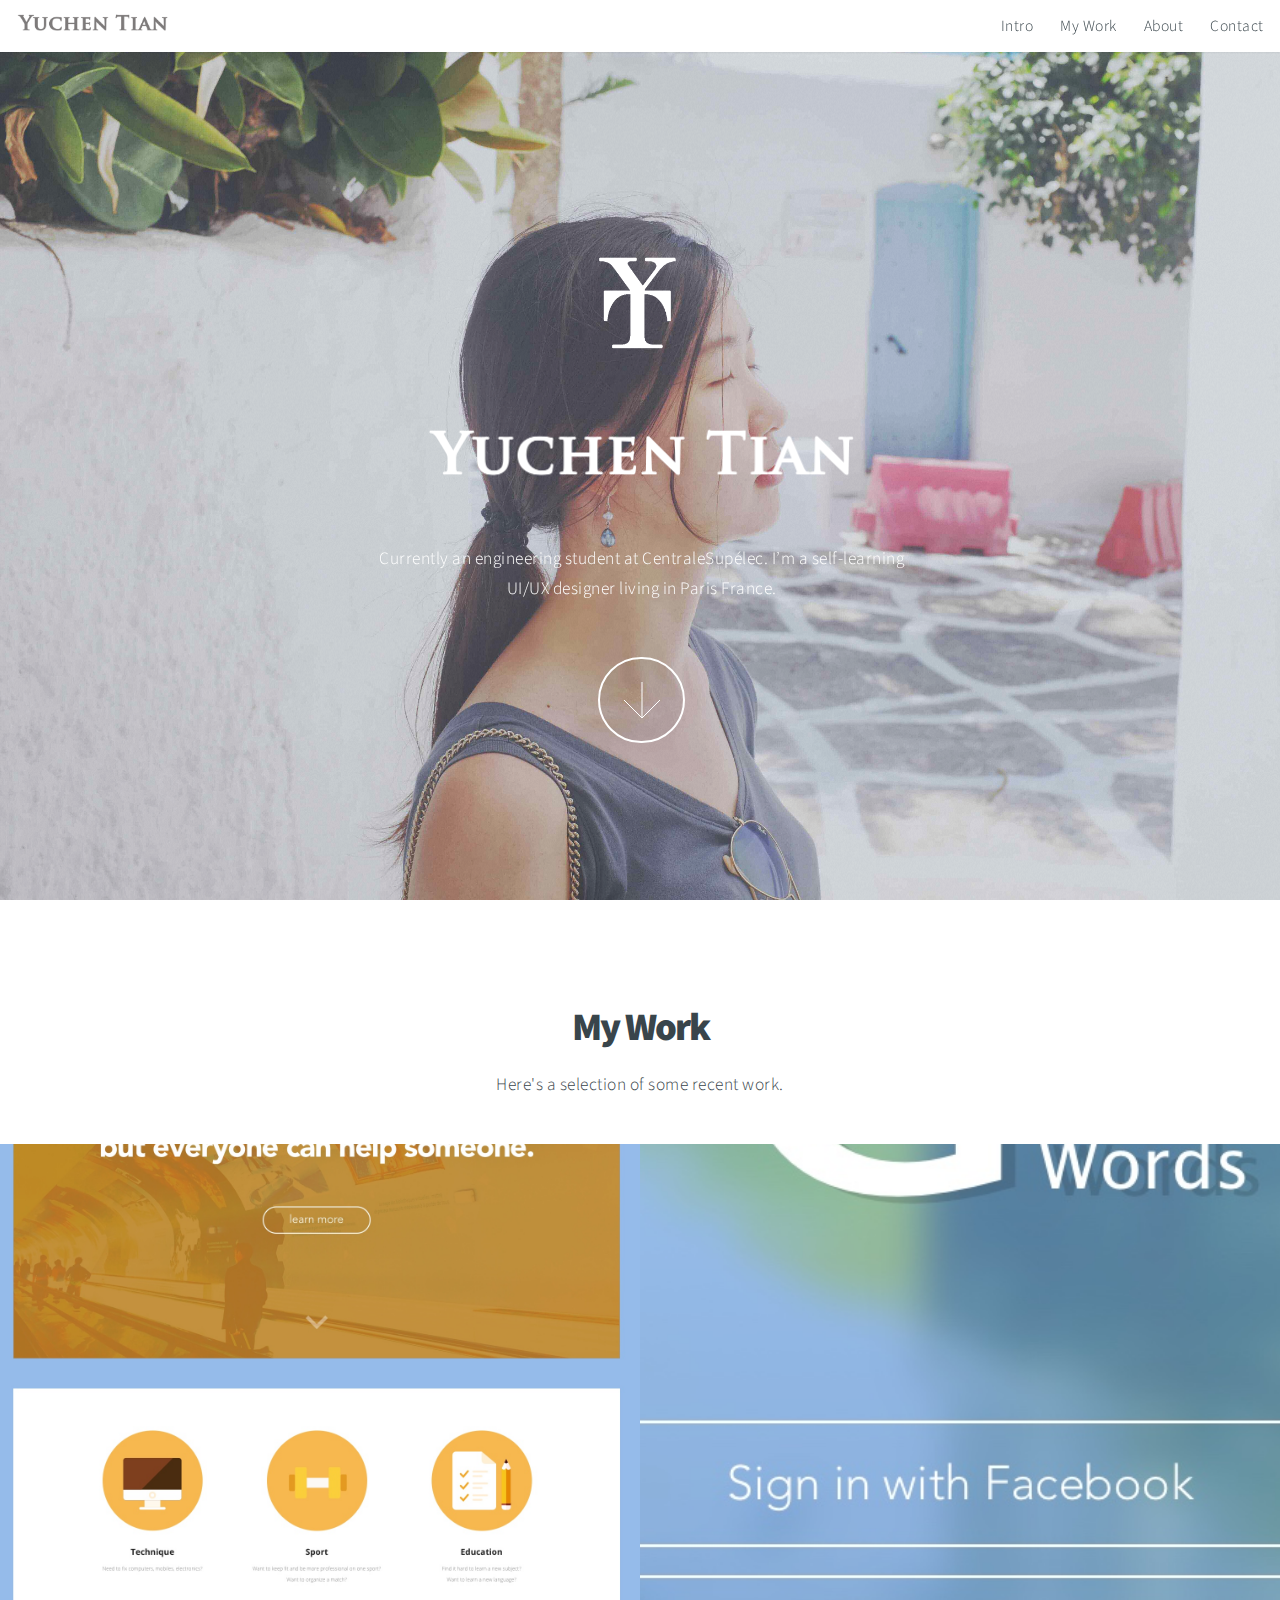
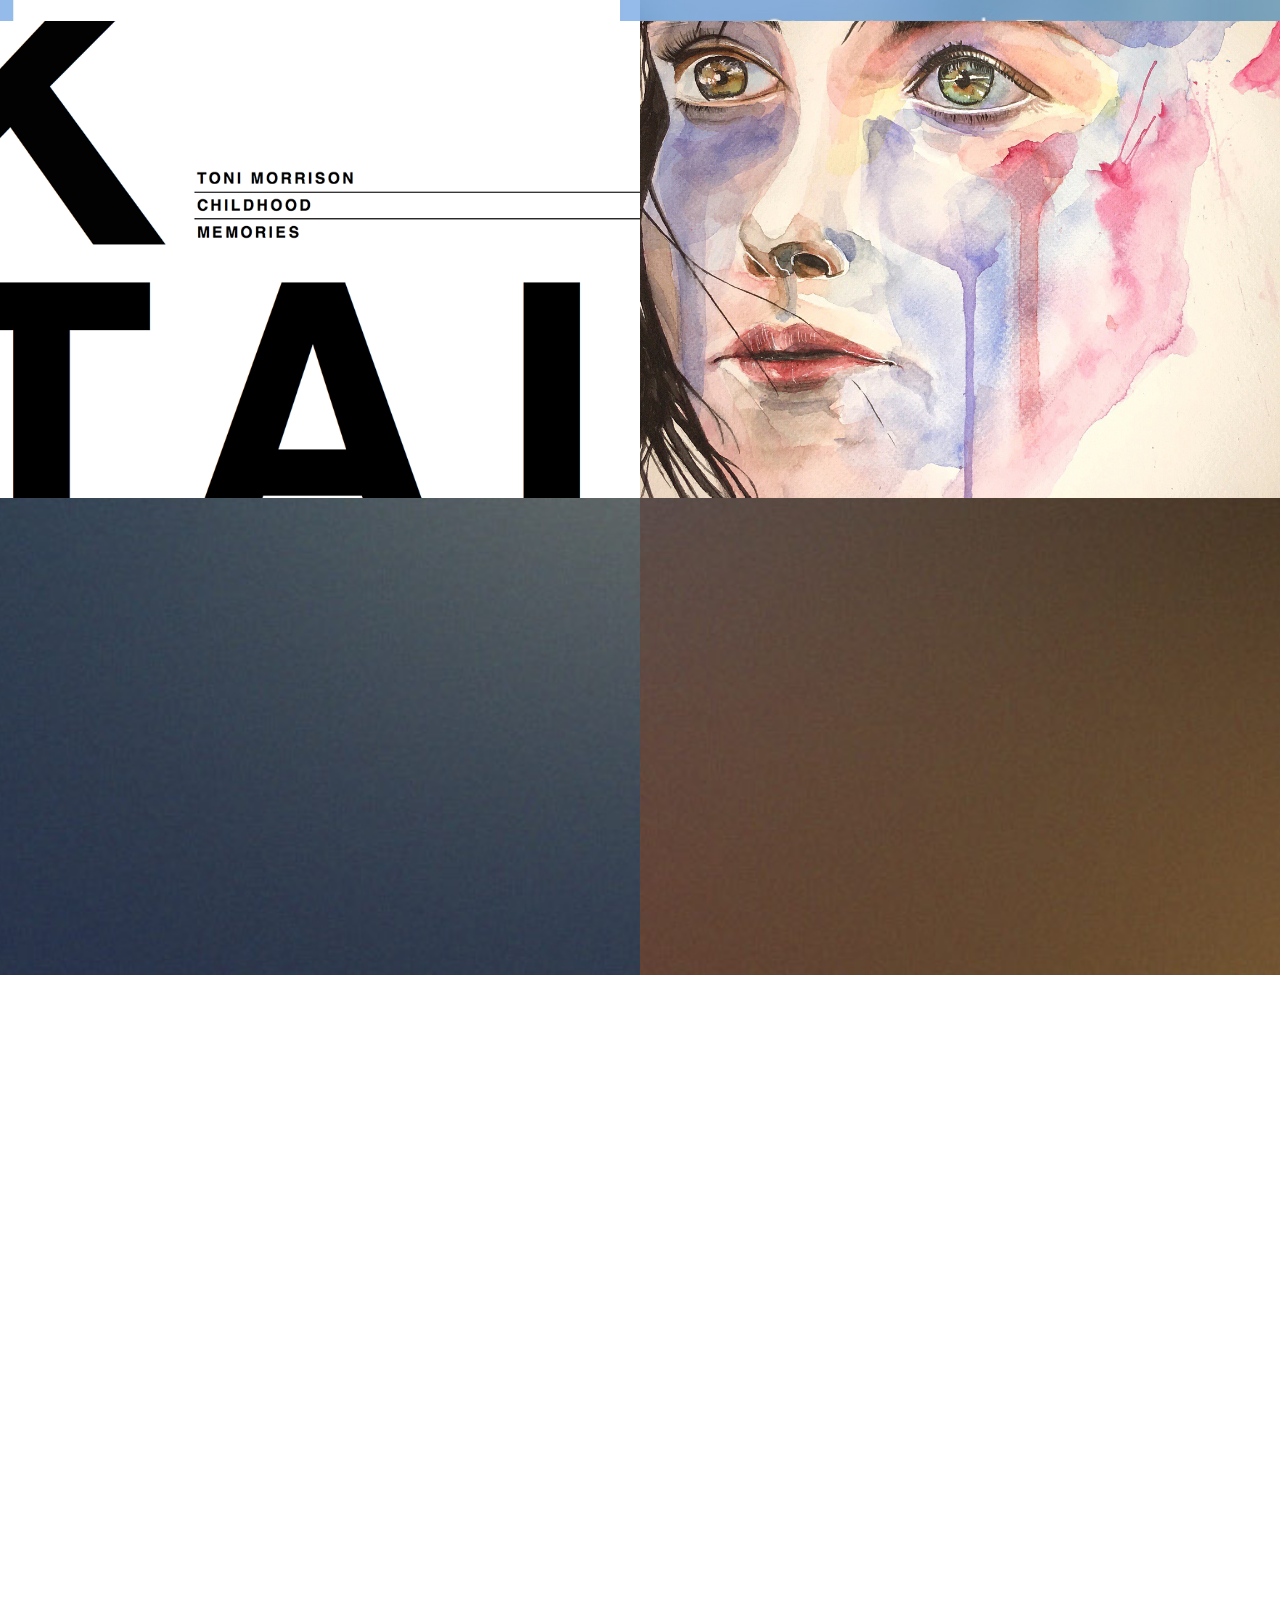
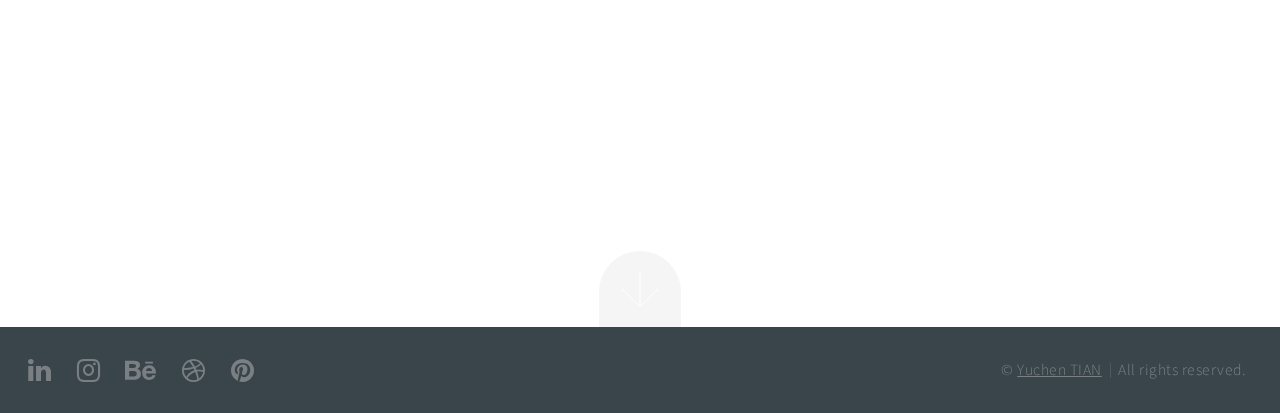
<file: index.html>
<!DOCTYPE HTML>
<!--
	Version 1 created on 4th August 2016
-->
<html>
	<head>
		<title>Yuchen Tian</title>
		<meta charset="utf-8" />
		<meta name="viewport" content="width=device-width, initial-scale=1" />
		<!--[if lte IE 8]><script src="assets/js/ie/html5shiv.js"></script><![endif]-->
		<link rel="stylesheet" href="assets/css/main.css" />
		<!--[if lte IE 8]><link rel="stylesheet" href="assets/css/ie8.css" /><![endif]-->
		<!--[if lte IE 9]><link rel="stylesheet" href="assets/css/ie9.css" /><![endif]-->
	</head>
	<body>

		<!-- Header -->
			<header id="header">
			
				<!-- Logo -->
				<h1 id="logo"><img src="images/logos/Yuchen_grey.jpg" alt="" style="width:12%"/></h1>

				<!-- Nav -->
					<nav id="nav">
					
						<ul>
							<li><a href="#intro">Intro</a></li>
							<!-- <li><a href="#two">Who I Am</a></li> -->
							<li><a href="#work">My Work</a></li>
							<li><a href="#one">About</a></li>
							<li><a href="#contact">Contact</a></li>
						</ul>
					</nav>

			</header>

		<!-- Intro -->
			<section id="intro" class="main style1 dark fullscreen">
				<div class="content container 75%">
					<!-- Logo -->	
					<img src="images/logos/YT.jpg" alt="" style="width:30%"/> <br>
					<header>
					<img src="images/logos/Yuchen.jpg" alt="" style="width:60%"/>
					</header>
					<p>Currently an engineering student at CentraleSupélec. 
					I’m a self-learning <br> UI/UX designer living in Paris France.</p>
					<footer>
						<a href="#work" class="button style2 down firstpage">More</a> 
						<!-- <a href="#one" class="more scrolly" >More</a> -->	
					</footer>					
				</div>
			</section>

		<!-- Two -->
		<!--	<section id="two" class="main style2 left dark fullscreen">
				<div class="content box style2">
					<header>
						<h2>Who I Am</h2>
					</header>
					<p>I'm a Chinese girl studying and working in France now. </br>
					I love painting since I were little. I always have a passion for web design and love to create for web and mobile devices.
					</p>
				</div>
				<a href="#work" class="button style2 down anchored">Next</a>
			</section>
		-->
		
		<!-- Work -->
			<section id="work" class="main style3 primary">
				<div class="content container">
					<header>
						<h2>My Work</h2>
						<p>Here's a selection of some recent work. </p>
					</header>
				</div>
		
				<div id="port">
					<!-- Portfolio -->
							<section id="portfolio" class="tiles">
								<article>
									<span class="image">
										<img src="images/pic01.jpg" alt="" />
									</span>
									<header class="major">
										<h3><a href="watu.html" class="link">Watu</a></h3>
										<p>Web Design</p>
									</header>
								</article>
								<article>
									<span class="image">
										<img src="images/pic02.jpg" alt="" />
									</span>
									<header class="major">
										<h3><a href="gwords.html" class="link">GWords</a></h3>
										<p>App Design</p>
									</header>
								</article>
								<article>
									<span class="image">
										<img src="images/pic03.jpg" alt="" />
									</span>
									<header class="major">
										<h3><a href="tvposter.html" class="link">TV Poster</a></h3>
										<p>Graphic Design</p>
									</header>
								</article>
								<article>
									<span class="image">
										<img src="images/pic04.jpg" alt="" />
									</span>
									<header class="major">
										<h3><a href="painting.html" class="link">She</a></h3>
										<p>Aquarelle Paiting</p>
									</header>
								</article>
								<article>
									<span class="image">
										<img src="images/pic05.jpg" alt="" />
									</span>
									<header class="major">
										<h3><a href="landing.html" class="link">Tu</a></h3>
										<p> </p>
									</header>
								</article>
								<article>
									<span class="image">
										<img src="images/pic06.jpg" alt="" />
									</span>
									<header class="major">
										<h3><a href="landing.html" class="link">Yu</a></h3>
										<p> </p>
									</header>
								</article>
							</section>
				</div>
			</section>	
	 		
	 		<!-- About -->
			<section id="one" class="main style2 right dark fullscreen">
				<div class="content box style2">
					<header>
						<h2>What I Do</h2>
					</header>
					<p> <strong>Design what you want.</strong></br>
					I like to keep it simple. My goals are to focus on typography, content and conveying the message that you want to send. </br>
					<strong>Develop what you need.</strong></br>
					I'm a developer, so I know how to create your website to run across devices using the latest technologies available.
					</p>
				</div>
				<a href="#work" class="button style2 down anchored">Next</a>
			</section>
	
		<!-- Contact -->
			<!-- 	
				<section id="contact" class="main style3 secondary">
				<div class="content container">
					<header>
						<h2>Say Hey.</h2>
						<p>If you have a project that you want to get started, think you need my help</br> 
						with something or just fancy saying hey, then get in touch.</p>
					</header>
					<div class="box container 75%">
			-->
					<!-- Contact Form -->
					<!--
							<form method="post" action="#">
								<div class="row 50%">
									<div class="6u 12u(mobile)"><input type="text" name="name" placeholder="Name" /></div>
									<div class="6u 12u(mobile)"><input type="email" name="email" placeholder="Email" /></div>
								</div>
								<div class="row 50%">
									<div class="12u"><textarea name="message" placeholder="Message" rows="6"></textarea></div>
								</div>
								<div class="row">
									<div class="12u">
										<ul class="actions">
											<li><input type="submit" value="Send Message" /></li>
										</ul>
									</div>
								</div>
							</form>

					</div>
				</div>
			</section>
			-->
			
		<!-- Footer -->
			<footer id="footer">

				<!-- Icons -->
					<ul class="actions">
						<li><a href="https://www.linkedin.com/in/yuchen-tian-a8031b87" class="icon fa-linkedin"><span class="label">Linkedin</span></a></li>
						<li><a href="https://www.instagram.com/yuchen_t" class="icon fa-instagram"><span class="label">Instagram</span></a></li>
						<li><a href="https://www.behance.net/yuchen28" class="icon fa-behance"><span class="label">Behance</span></a></li>
						<li><a href="https://dribbble.com/tianna" class="icon fa-dribbble"><span class="label">Dribbble</span></a></li>
						<li><a href="https://fr.pinterest.com/yuchentian73/" class="icon fa-pinterest"><span class="label">Pinterest</span></a></li>
					</ul>

				<!-- Menu -->
					<ul class="menu">
						<li>&copy; <a href="https://tianyuchen.github.io/Portfolio-yuchen/">Yuchen TIAN</a></li><li>All rights reserved.</li>
					</ul>

			</footer>

		<!-- Scripts -->
			<script src="assets/js/jquery.min.js"></script>
			<script src="assets/js/jquery.poptrox.min.js"></script>
			<script src="assets/js/jquery.scrolly.min.js"></script>
			<script src="assets/js/jquery.scrollex.min.js"></script>
			<script src="assets/js/skel.min.js"></script>
			<script src="assets/js/util.js"></script>
			<!--[if lte IE 8]><script src="assets/js/ie/respond.min.js"></script><![endif]-->
			<script src="assets/js/main.js"></script>

	</body>
</html>
</file>
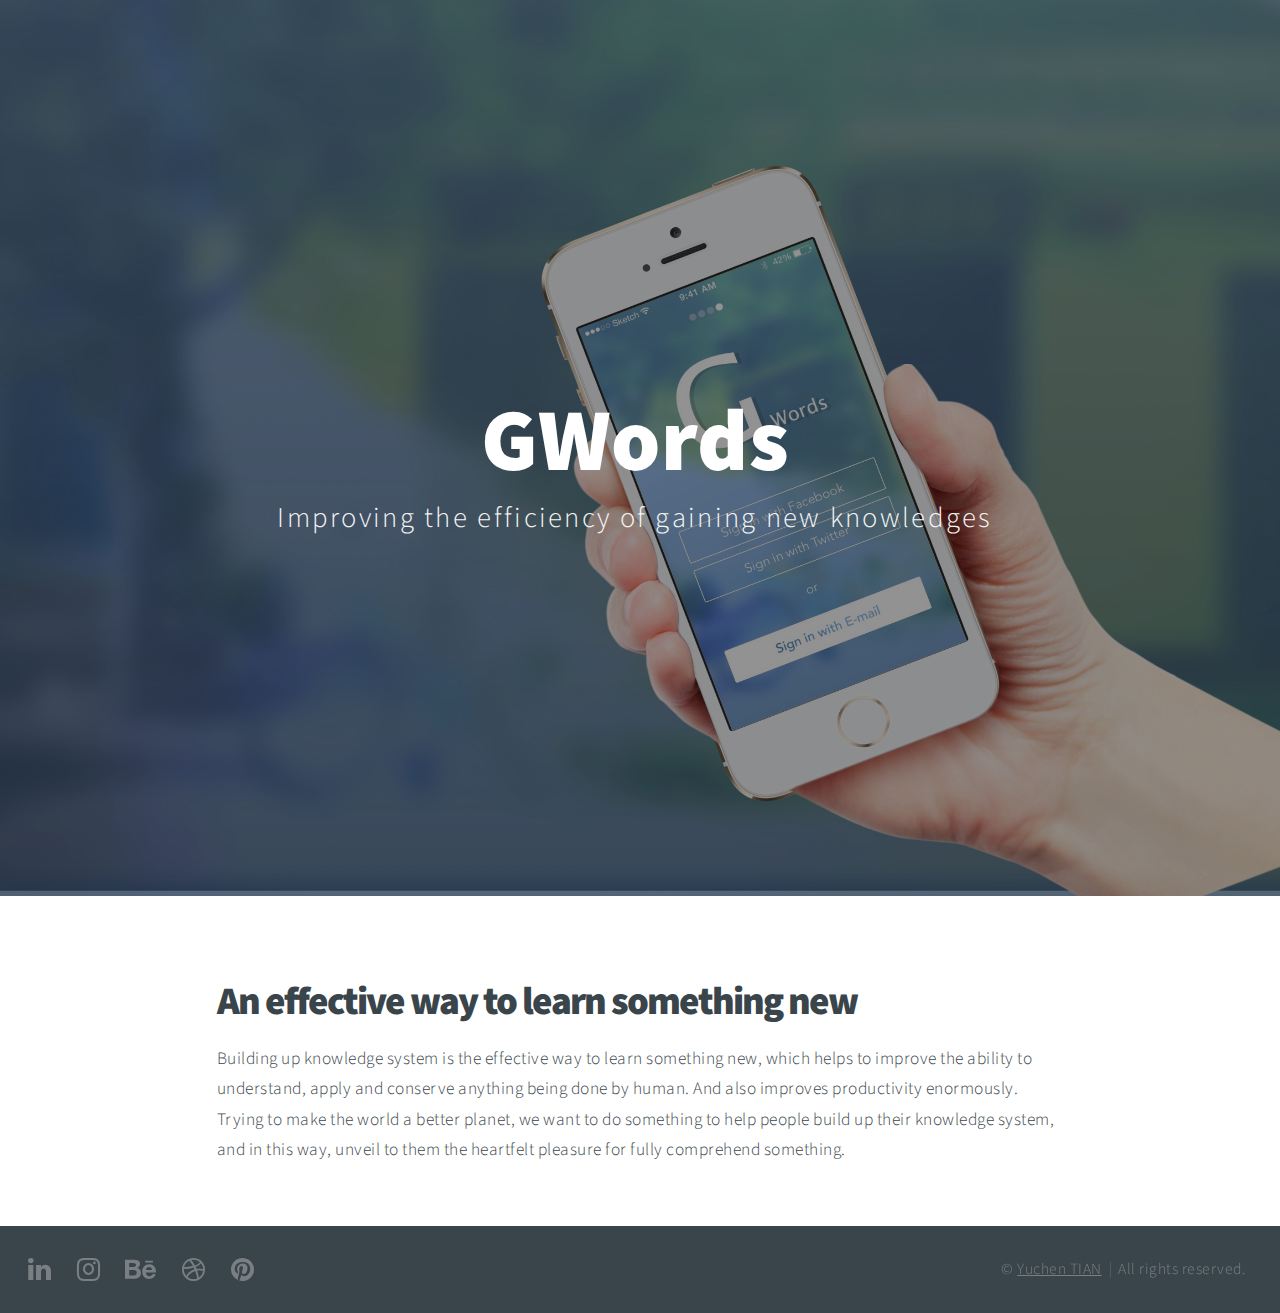
<file: gwords.html>
<!DOCTYPE HTML>

<html>
	<head>
		<title>GWords</title>
		<meta charset="utf-8" />
		<meta name="viewport" content="width=device-width, initial-scale=1, user-scalable=no" />
		<!--[if lte IE 8]><script src="assets/js/ie/html5shiv.js"></script><![endif]-->
		<link rel="stylesheet" href="assets/css/main.css" />
		<!--[if lte IE 9]><link rel="stylesheet" href="assets/css/ie9.css" /><![endif]-->
		<!--[if lte IE 8]><link rel="stylesheet" href="assets/css/ie8.css" /><![endif]-->
	</head>
	<body>

				<!-- Banner -->
				<!-- Note: The "styleN" class below should match that of the header element. -->
					<section id="banner" class="style2">
						<div class="inner">
							<header class="major">
								<h1>GWords</h1>
							</header>
							<div class="content">
								<p>Improving the efficiency of gaining new knowledges</p>
							</div>
						</div>
					</section>

				<!-- Main -->
					<div id="main">

						<!-- Work -->
							<section id="one">
								<div class="content box style3">
								
									<header>
									<h2> An effective way to learn something new </h2>
									</header> 

									<p>Building up knowledge system is the effective way to learn something new, which helps to improve the ability to understand, apply and conserve anything being done by human. And also improves productivity enormously. Trying to make the world a better planet, we want to do something to help people build up their knowledge system, and in this way, unveil to them the heartfelt pleasure for fully comprehend something. </p>

									<!-- <center><img src="images/GWords/.jpg" alt="" style="width:80%; margin:50px"></center>  -->
									
								

								</div>
							</section>


					</div>

		
		<!-- Footer -->
			<footer id="footer">

				<!-- Icons -->
					<ul class="actions">
						<!-- <li><a href="#" class="icon fa-facebook"><span class="label">Facebook</span></a></li>
						<li><a href="https://plus.google.com/101529840872994151582/posts" class="icon fa-google-plus"><span class="label">Google+</span></a></li>  -->
						<li><a href="https://www.linkedin.com/in/yuchen-tian-a8031b87" class="icon fa-linkedin"><span class="label">Linkedin</span></a></li>
						<li><a href="https://www.instagram.com/yuchen_t" class="icon fa-instagram"><span class="label">Instagram</span></a></li>
						<li><a href="https://www.behance.net/yuchen28" class="icon fa-behance"><span class="label">Behance</span></a></li>
						<li><a href="https://dribbble.com/tianna" class="icon fa-dribbble"><span class="label">Dribbble</span></a></li>
						<li><a href="https://fr.pinterest.com/yuchentian73/" class="icon fa-pinterest"><span class="label">Pinterest</span></a></li>
					</ul>

				<!-- Menu -->
					<ul class="menu">
						<li>&copy; <a href="https://tianyuchen.github.io/Portfolio-yuchen/">Yuchen TIAN</a></li><li>All rights reserved.</li>
					</ul>

			</footer>


		<!-- Scripts -->
			<script src="assets/js/jquery.min.js"></script>
			<script src="assets/js/jquery.scrolly.min.js"></script>
			<script src="assets/js/jquery.scrollex.min.js"></script>
			<script src="assets/js/skel.min.js"></script>
			<script src="assets/js/util.js"></script>
			<!--[if lte IE 8]><script src="assets/js/ie/respond.min.js"></script><![endif]-->
			<script src="assets/js/main.js"></script>

	</body>
</html>
</file>
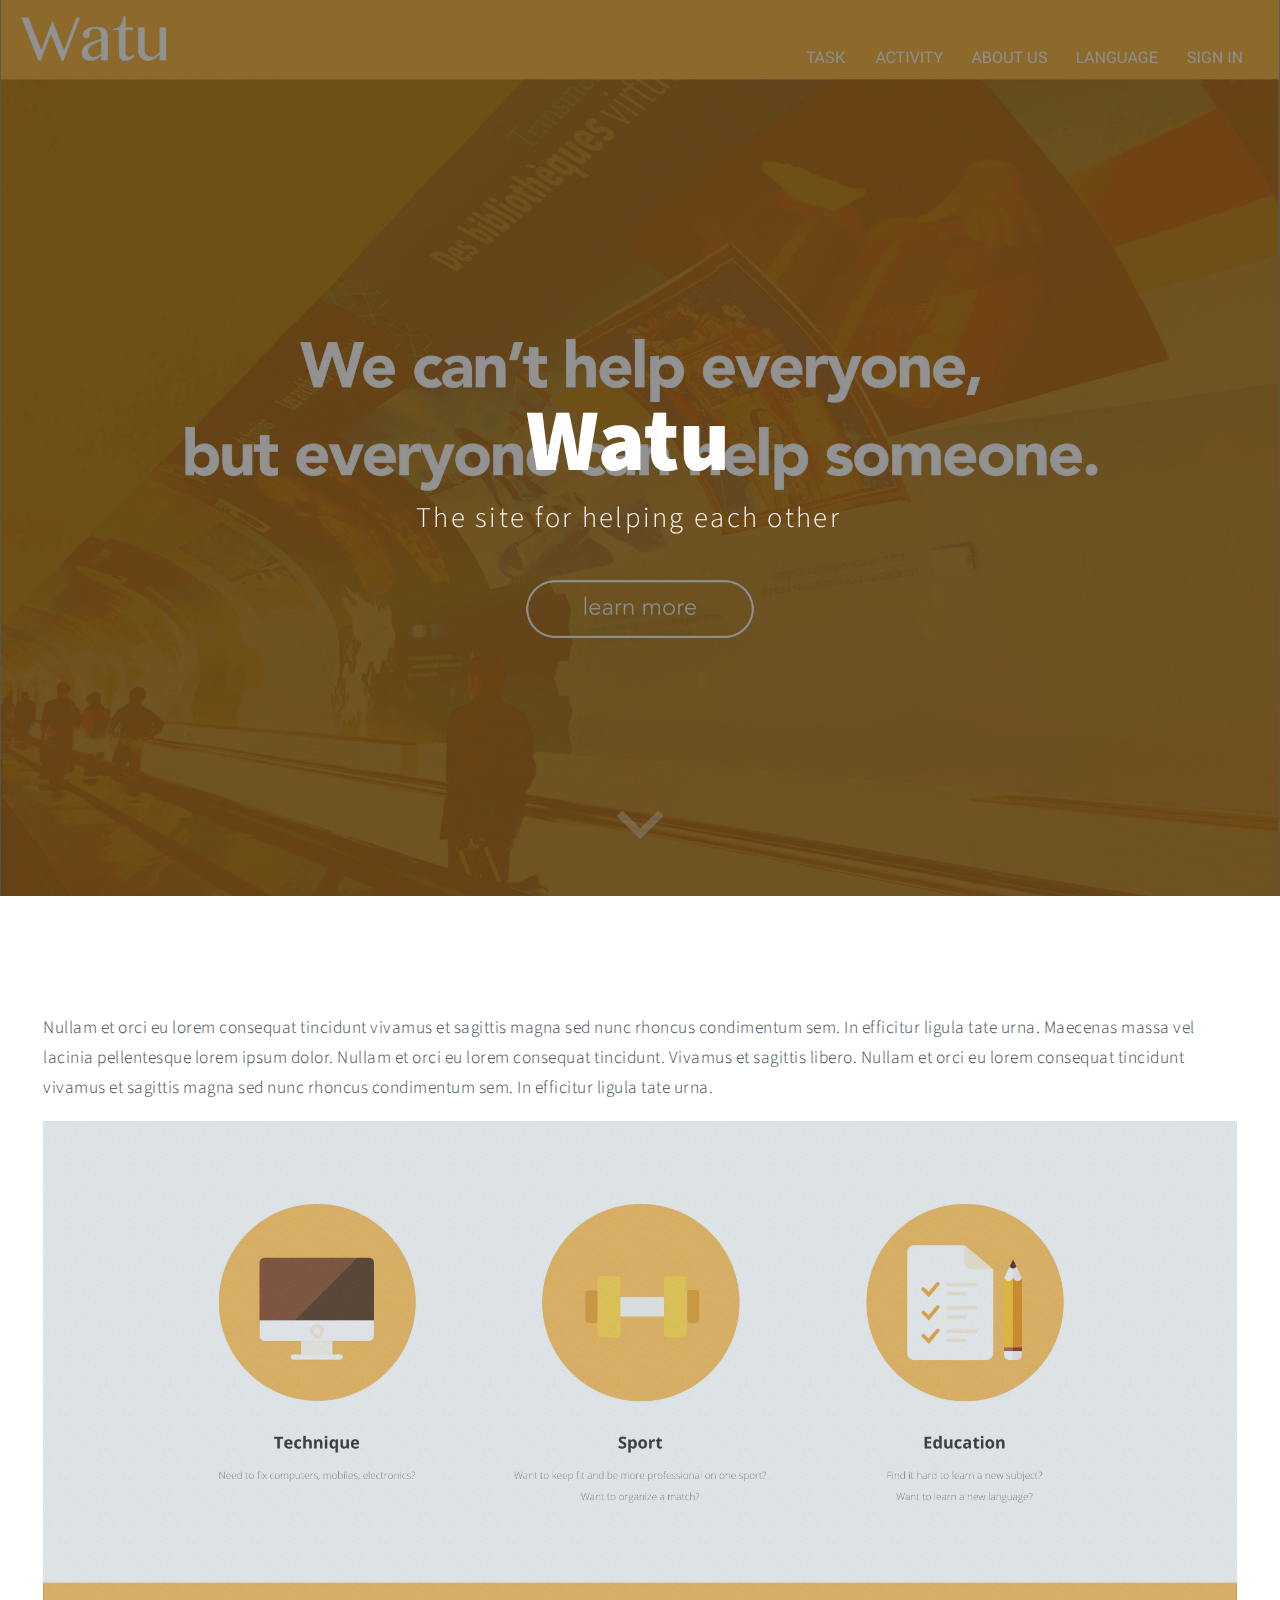
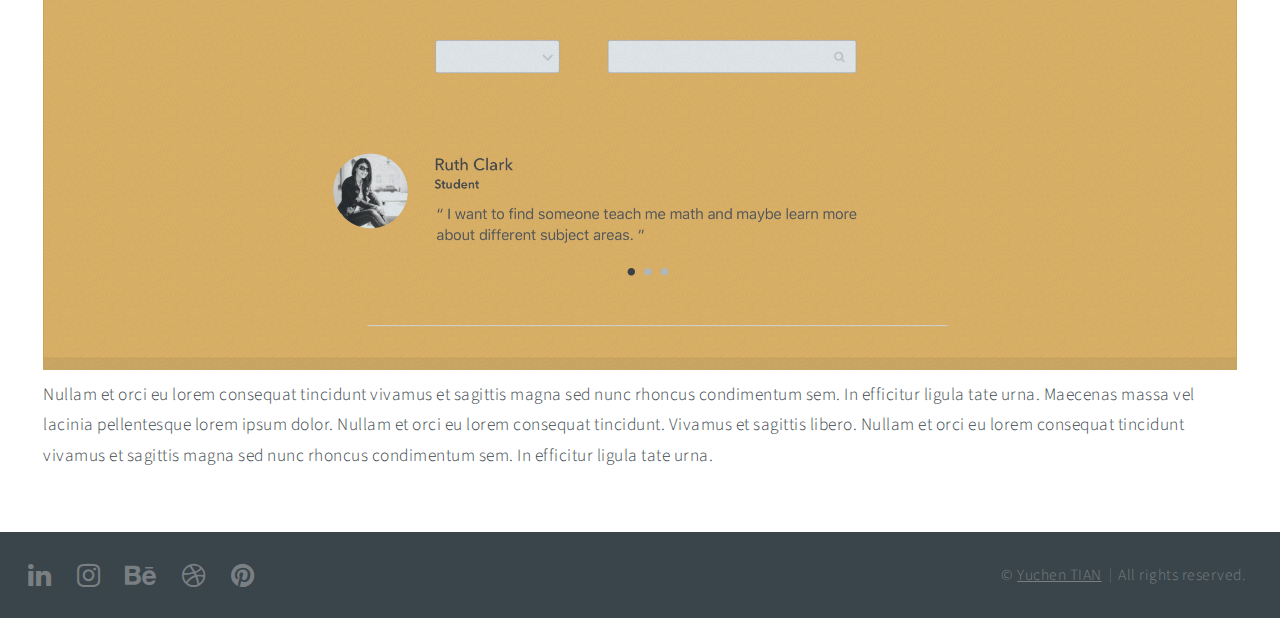
<file: landing.html>
<!DOCTYPE HTML>

<html>
	<head>
		<title>Watu</title>
		<meta charset="utf-8" />
		<meta name="viewport" content="width=device-width, initial-scale=1, user-scalable=no" />
		<!--[if lte IE 8]><script src="assets/js/ie/html5shiv.js"></script><![endif]-->
		<link rel="stylesheet" href="assets/css/main.css" />
		<!--[if lte IE 9]><link rel="stylesheet" href="assets/css/ie9.css" /><![endif]-->
		<!--[if lte IE 8]><link rel="stylesheet" href="assets/css/ie8.css" /><![endif]-->
	</head>
	<body>

				<!-- Banner -->
				<!-- Note: The "styleN" class below should match that of the header element. -->
					<section id="banner" class="style1">
						<div class="inner">
							<span class="image">
								<img src="images/Watu/Page1.jpg" alt=""/>
							</span>
							<header class="major">
								<h1>Watu</h1>
							</header>
							<div class="content">
								<p>The site for helping each other</p>
							</div>
						</div>
					</section>

				<!-- Main -->
					<div id="main">

						<!-- Work -->
							<section id="one">
								<div class="content box style2">
									<p>Nullam et orci eu lorem consequat tincidunt vivamus et sagittis magna sed nunc rhoncus condimentum sem. In efficitur ligula tate urna. Maecenas massa vel lacinia pellentesque lorem ipsum dolor. Nullam et orci eu lorem consequat tincidunt. Vivamus et sagittis libero. Nullam et orci eu lorem consequat tincidunt vivamus et sagittis magna sed nunc rhoncus condimentum sem. In efficitur ligula tate urna.</p>

									<!-- Pb of image Setting ??filter -->
									<span class="image">
										<img src="images/Watu/Page2.jpg" alt=""/>
									</span>

									<p>Nullam et orci eu lorem consequat tincidunt vivamus et sagittis magna sed nunc rhoncus condimentum sem. In efficitur ligula tate urna. Maecenas massa vel lacinia pellentesque lorem ipsum dolor. Nullam et orci eu lorem consequat tincidunt. Vivamus et sagittis libero. Nullam et orci eu lorem consequat tincidunt vivamus et sagittis magna sed nunc rhoncus condimentum sem. In efficitur ligula tate urna.</p>
								</div>
							</section>


					</div>

		
		<!-- Footer -->
			<footer id="footer">

				<!-- Icons -->
					<ul class="actions">
						<!-- <li><a href="https://www.behance.net/yuchen28" class="icon fa-twitter"><span class="label">Twitter</span></a></li>
						<li><a href="#" class="icon fa-facebook"><span class="label">Facebook</span></a></li>
						<li><a href="https://plus.google.com/101529840872994151582/posts" class="icon fa-google-plus"><span class="label">Google+</span></a></li> 
						<!-- <li><a href="https://www.instagram.com/yuchen_t" class="icon fa-weixin"><span class="label">Weixin</span></a></li> -->
						<li><a href="https://www.linkedin.com/in/yuchen-tian-a8031b87" class="icon fa-linkedin"><span class="label">Linkedin</span></a></li>
						<li><a href="https://www.instagram.com/yuchen_t" class="icon fa-instagram"><span class="label">Instagram</span></a></li>
						<li><a href="https://www.behance.net/yuchen28" class="icon fa-behance"><span class="label">Behance</span></a></li>
						<li><a href="https://dribbble.com/tianna" class="icon fa-dribbble"><span class="label">Dribbble</span></a></li>
						<li><a href="https://fr.pinterest.com/yuchentian73/" class="icon fa-pinterest"><span class="label">Pinterest</span></a></li>
					</ul>

				<!-- Menu -->
					<ul class="menu">
						<li>&copy; <a href="https://tianyuchen.github.io/Portfolio-yuchen/">Yuchen TIAN</a></li><li>All rights reserved.</li>
					</ul>

			</footer>


		<!-- Scripts -->
			<script src="assets/js/jquery.min.js"></script>
			<script src="assets/js/jquery.scrolly.min.js"></script>
			<script src="assets/js/jquery.scrollex.min.js"></script>
			<script src="assets/js/skel.min.js"></script>
			<script src="assets/js/util.js"></script>
			<!--[if lte IE 8]><script src="assets/js/ie/respond.min.js"></script><![endif]-->
			<script src="assets/js/main.js"></script>

	</body>
</html>
</file>
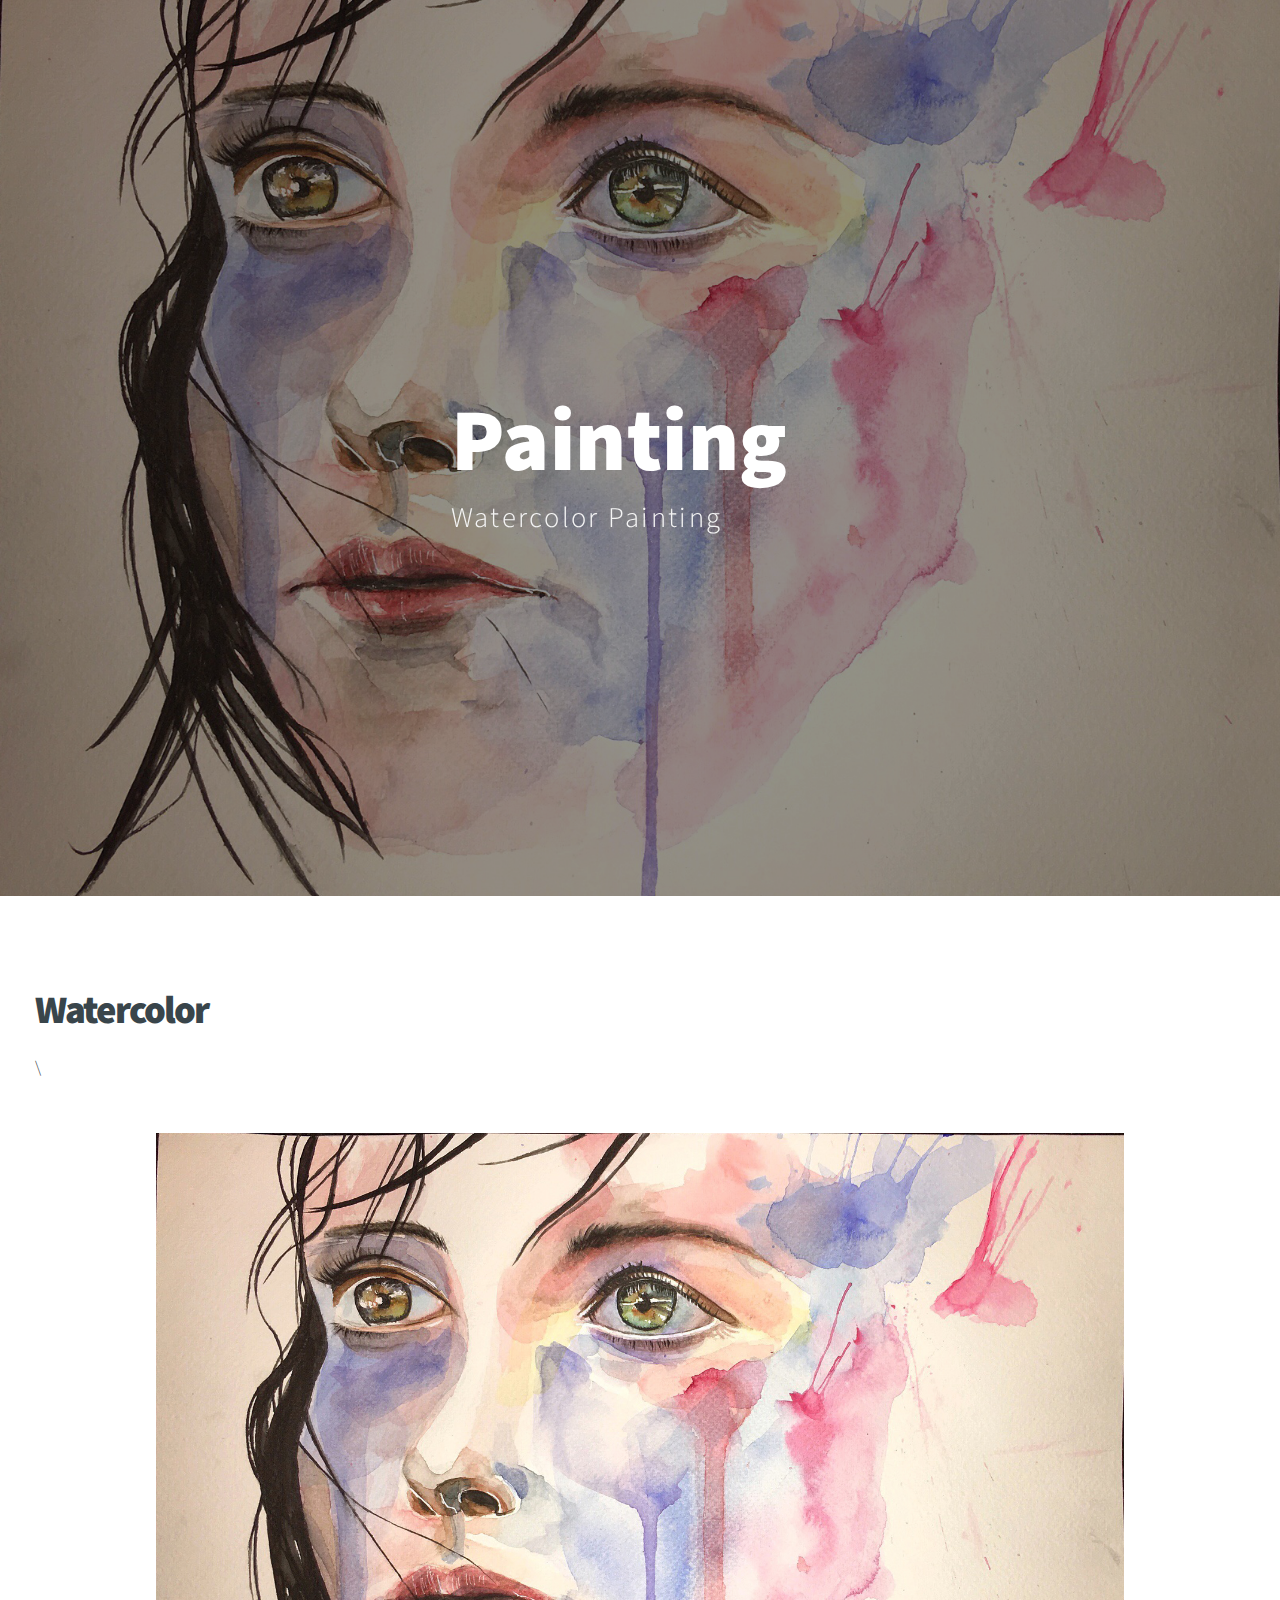
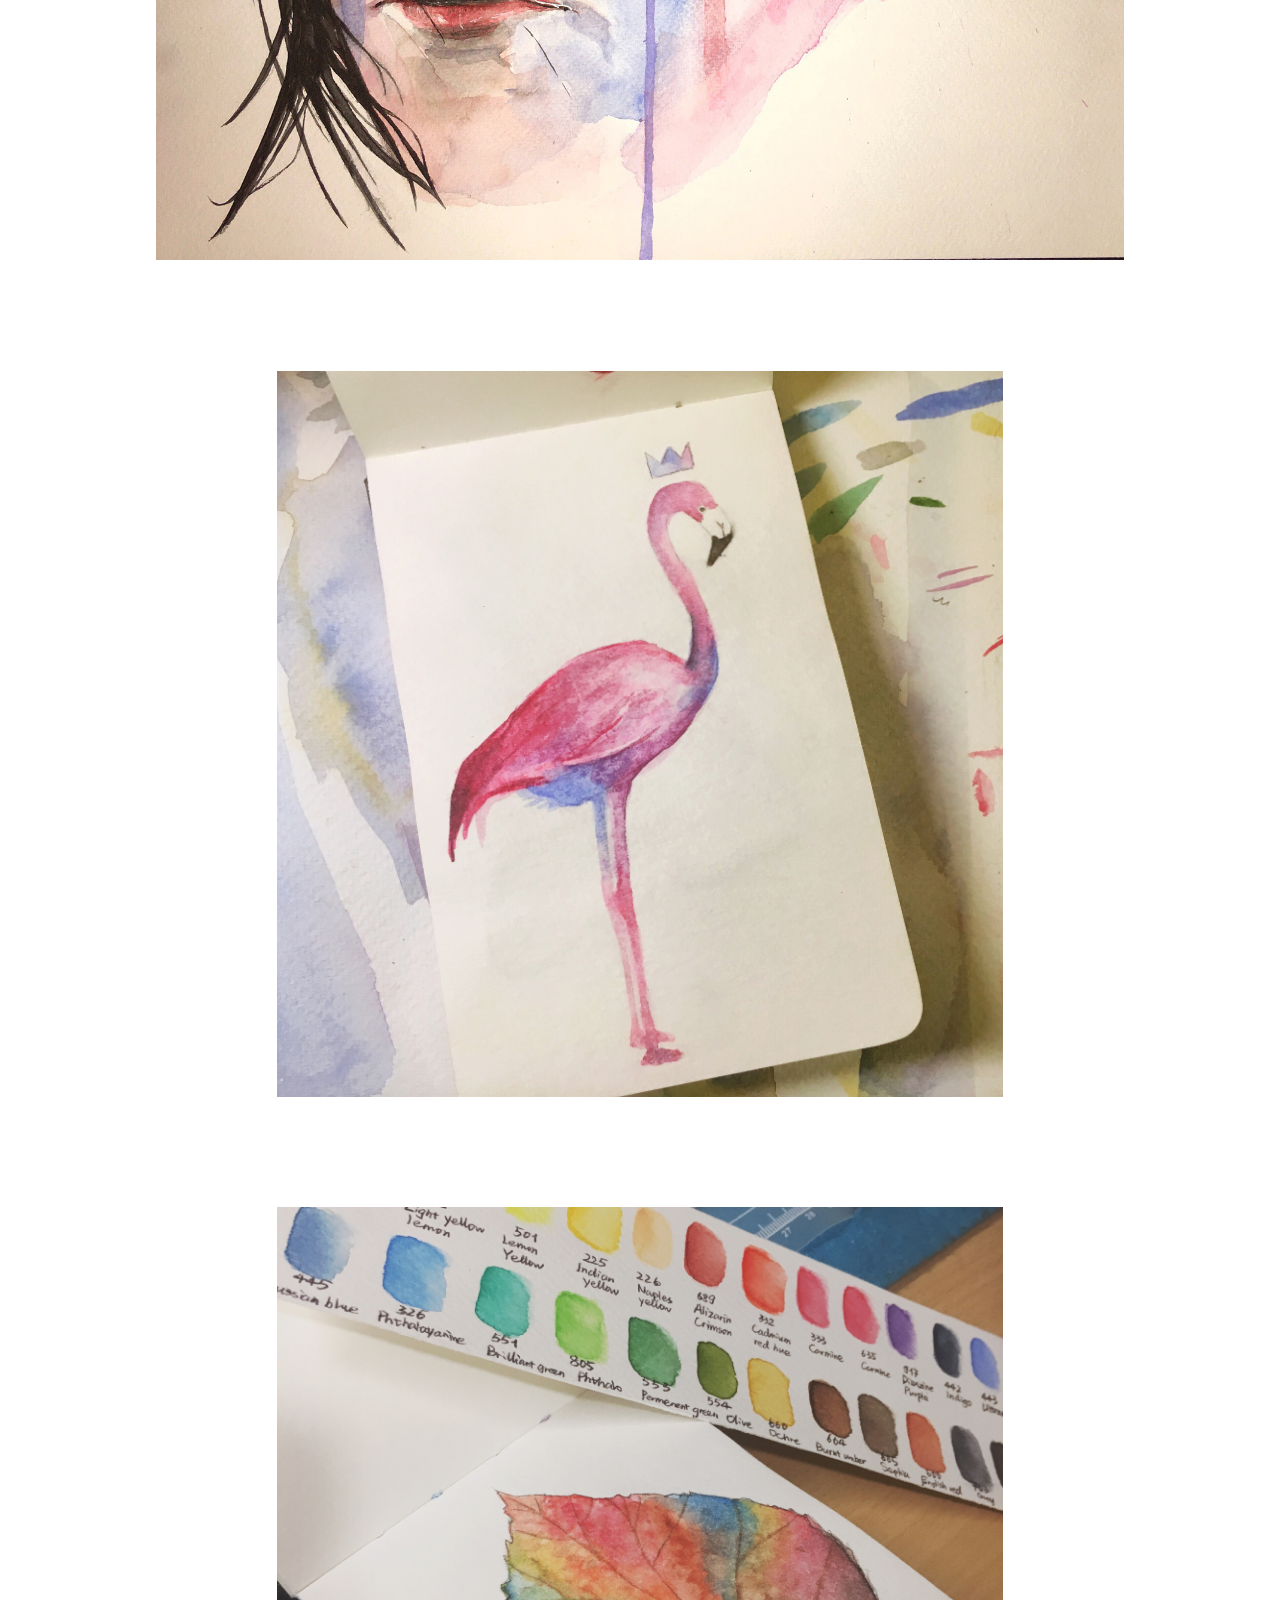
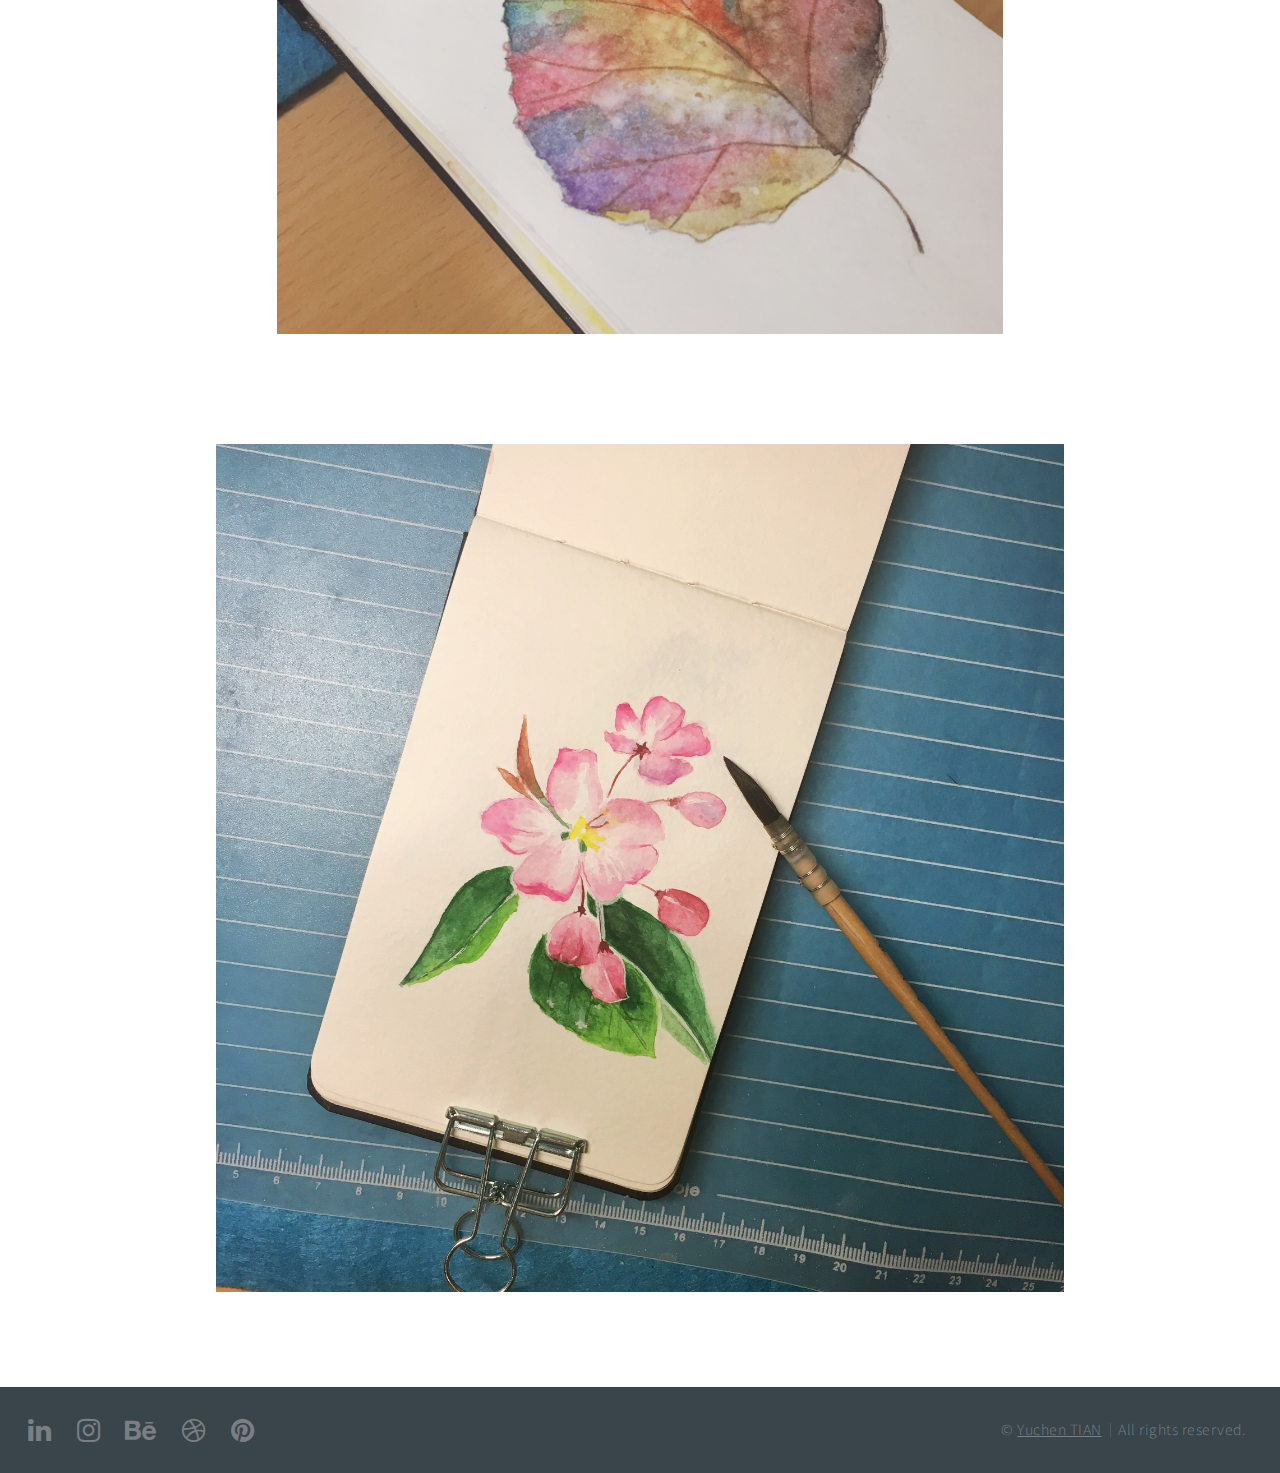
<file: painting.html>
<!DOCTYPE HTML>

<html>
	<head>
		<title>Painting</title>
		<meta charset="utf-8" />
		<meta name="viewport" content="width=device-width, initial-scale=1, user-scalable=no" />
		<!--[if lte IE 8]><script src="assets/js/ie/html5shiv.js"></script><![endif]-->
		<link rel="stylesheet" href="assets/css/main.css" />
		<!--[if lte IE 9]><link rel="stylesheet" href="assets/css/ie9.css" /><![endif]-->
		<!--[if lte IE 8]><link rel="stylesheet" href="assets/css/ie8.css" /><![endif]-->
	</head>
	<body>

				<!-- Banner -->
					<section id="banner" class="style4">
						<div class="inner">
							<header class="major">
								<h1>Painting</h1>
							</header>
							<div class="content">
								<p>Watercolor Painting</p>
							</div>
						</div>
					</section>

				<!-- Main -->
					<div id="main">

						<!-- Work -->
							<section id="one">
								<div class="content box style4">
								
									<header>
									<h2>Watercolor</h2>
									</header> 
\
									<center><img src="images/Paintings/girl.jpg" alt="" style="width:80%; margin:50px"></center> 
									<center><img src="images/Paintings/flamingo.jpg" alt="" style="width:60%; margin:50px"></center> 
									<center><img src="images/Paintings/leaf.jpg" alt="" style="width:60%; margin:50px"></center> 
									<center><img src="images/Paintings/flower.jpg" alt="" style="width:70%; margin:50px"></center> 

								</div>
							</section>


					</div>

		
		<!-- Footer -->
			<footer id="footer">

				<!-- Icons -->
					<ul class="actions">
						<li><a href="https://www.linkedin.com/in/yuchen-tian-a8031b87" class="icon fa-linkedin"><span class="label">Linkedin</span></a></li>
						<li><a href="https://www.instagram.com/yuchen_t" class="icon fa-instagram"><span class="label">Instagram</span></a></li>
						<li><a href="https://www.behance.net/yuchen28" class="icon fa-behance"><span class="label">Behance</span></a></li>
						<li><a href="https://dribbble.com/tianna" class="icon fa-dribbble"><span class="label">Dribbble</span></a></li>
						<li><a href="https://fr.pinterest.com/yuchentian73/" class="icon fa-pinterest"><span class="label">Pinterest</span></a></li>
					</ul>

				<!-- Menu -->
					<ul class="menu">
						<li>&copy; <a href="https://tianyuchen.github.io/Portfolio-yuchen/">Yuchen TIAN</a></li><li>All rights reserved.</li>
					</ul>

			</footer>


		<!-- Scripts -->
			<script src="assets/js/jquery.min.js"></script>
			<script src="assets/js/jquery.scrolly.min.js"></script>
			<script src="assets/js/jquery.scrollex.min.js"></script>
			<script src="assets/js/skel.min.js"></script>
			<script src="assets/js/util.js"></script>
			<!--[if lte IE 8]><script src="assets/js/ie/respond.min.js"></script><![endif]-->
			<script src="assets/js/main.js"></script>

	</body>
</html>
</file>
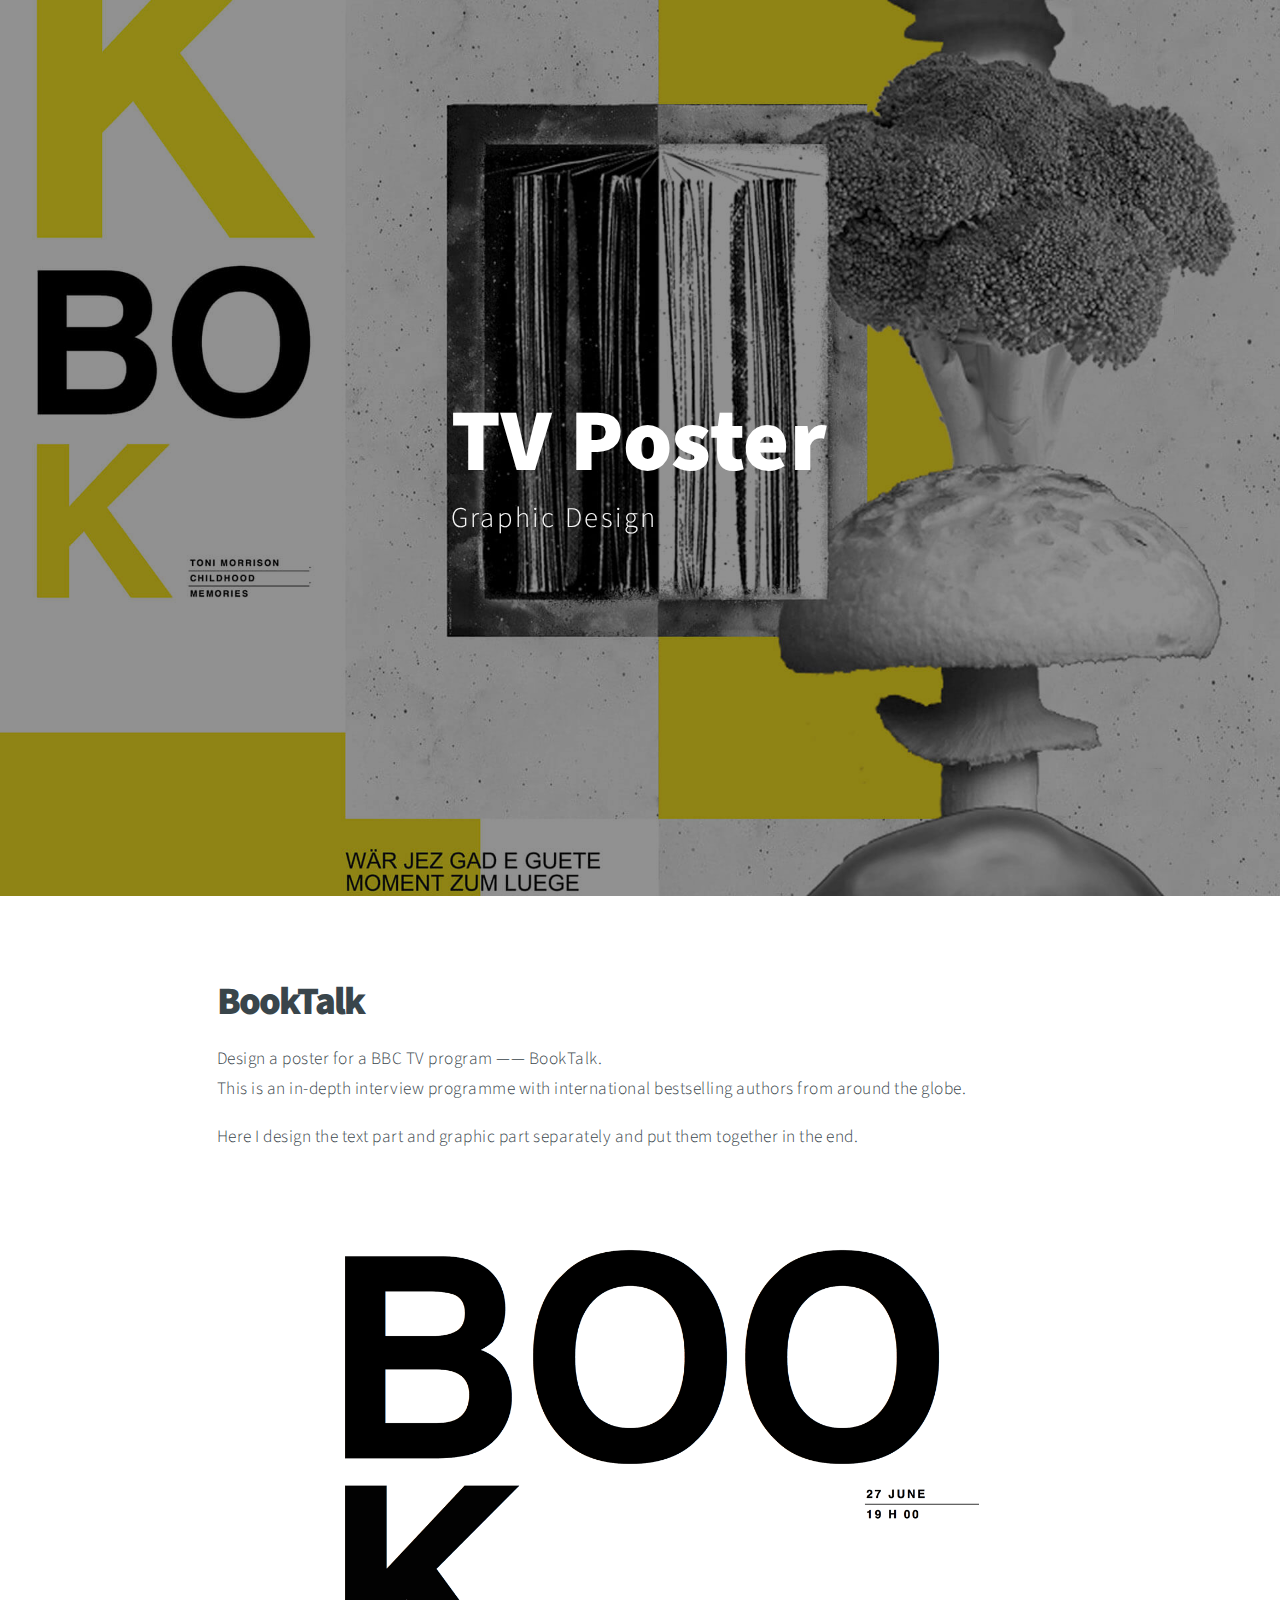
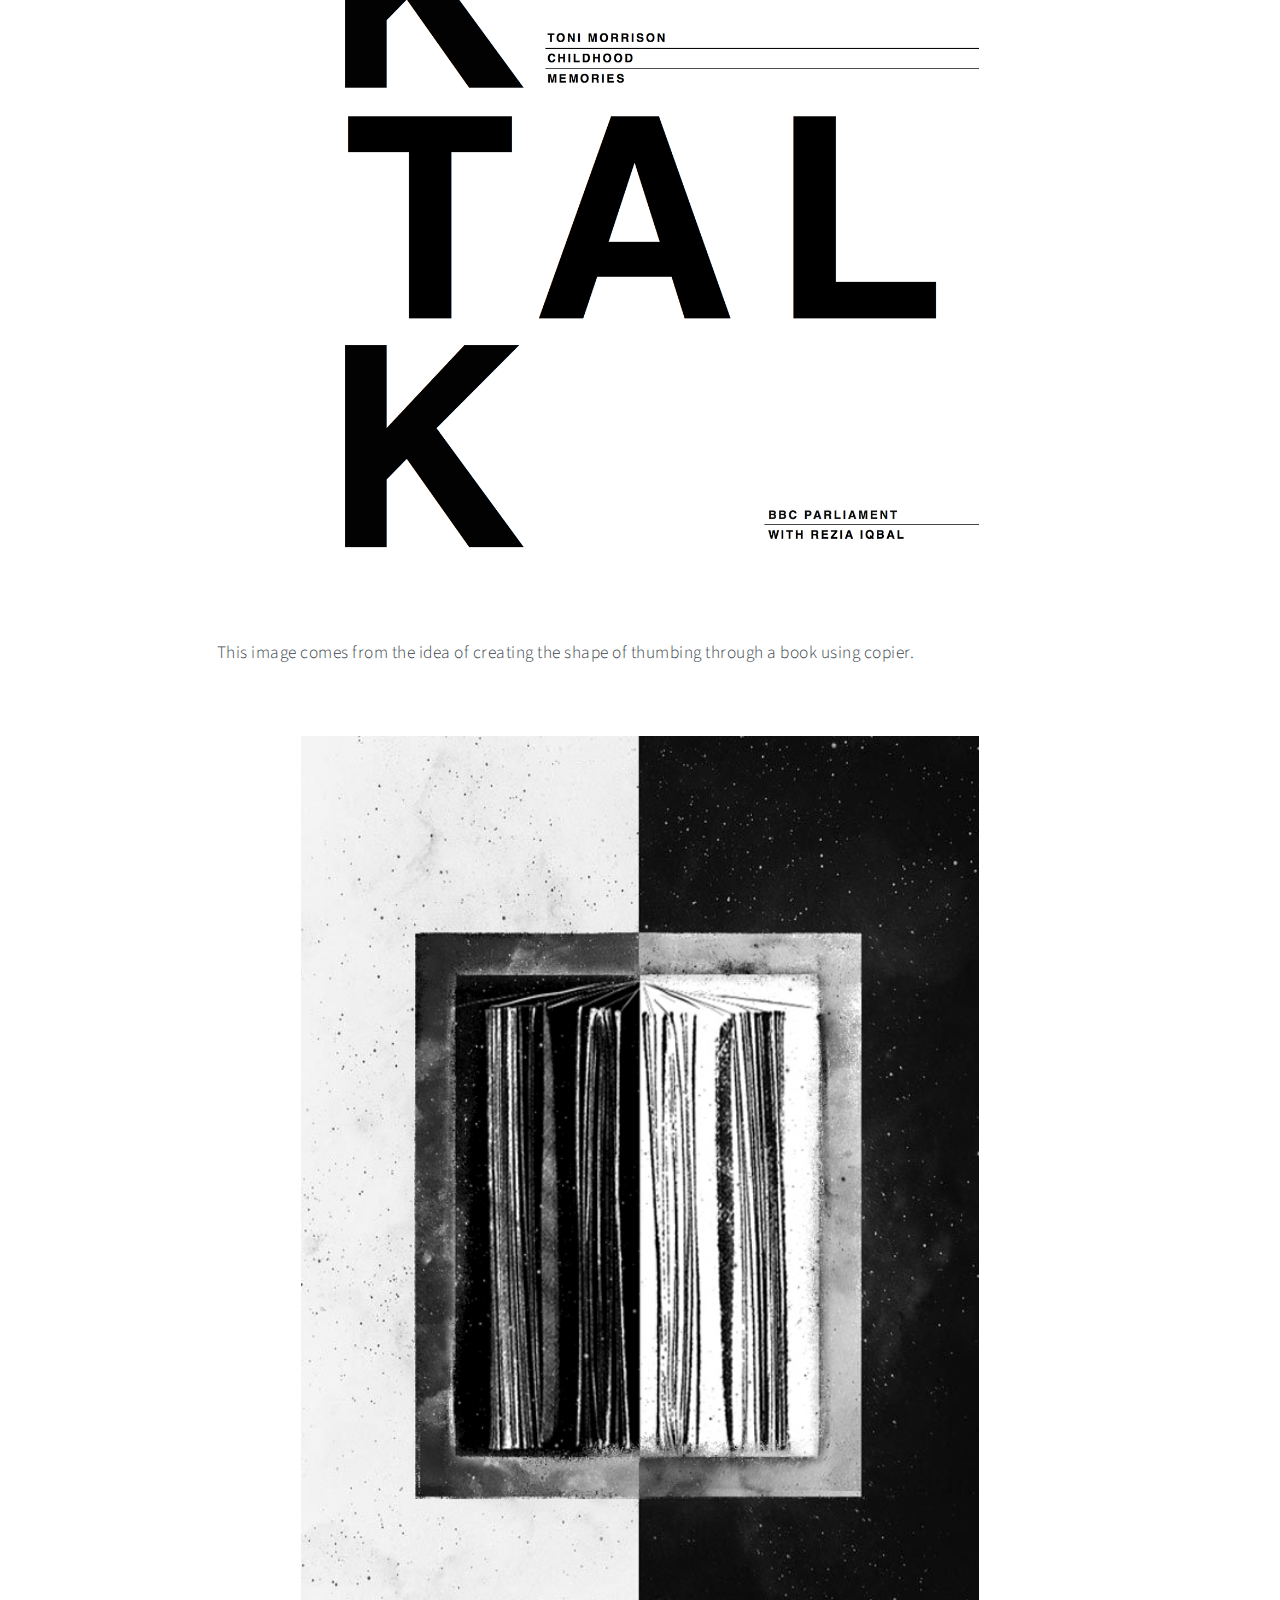
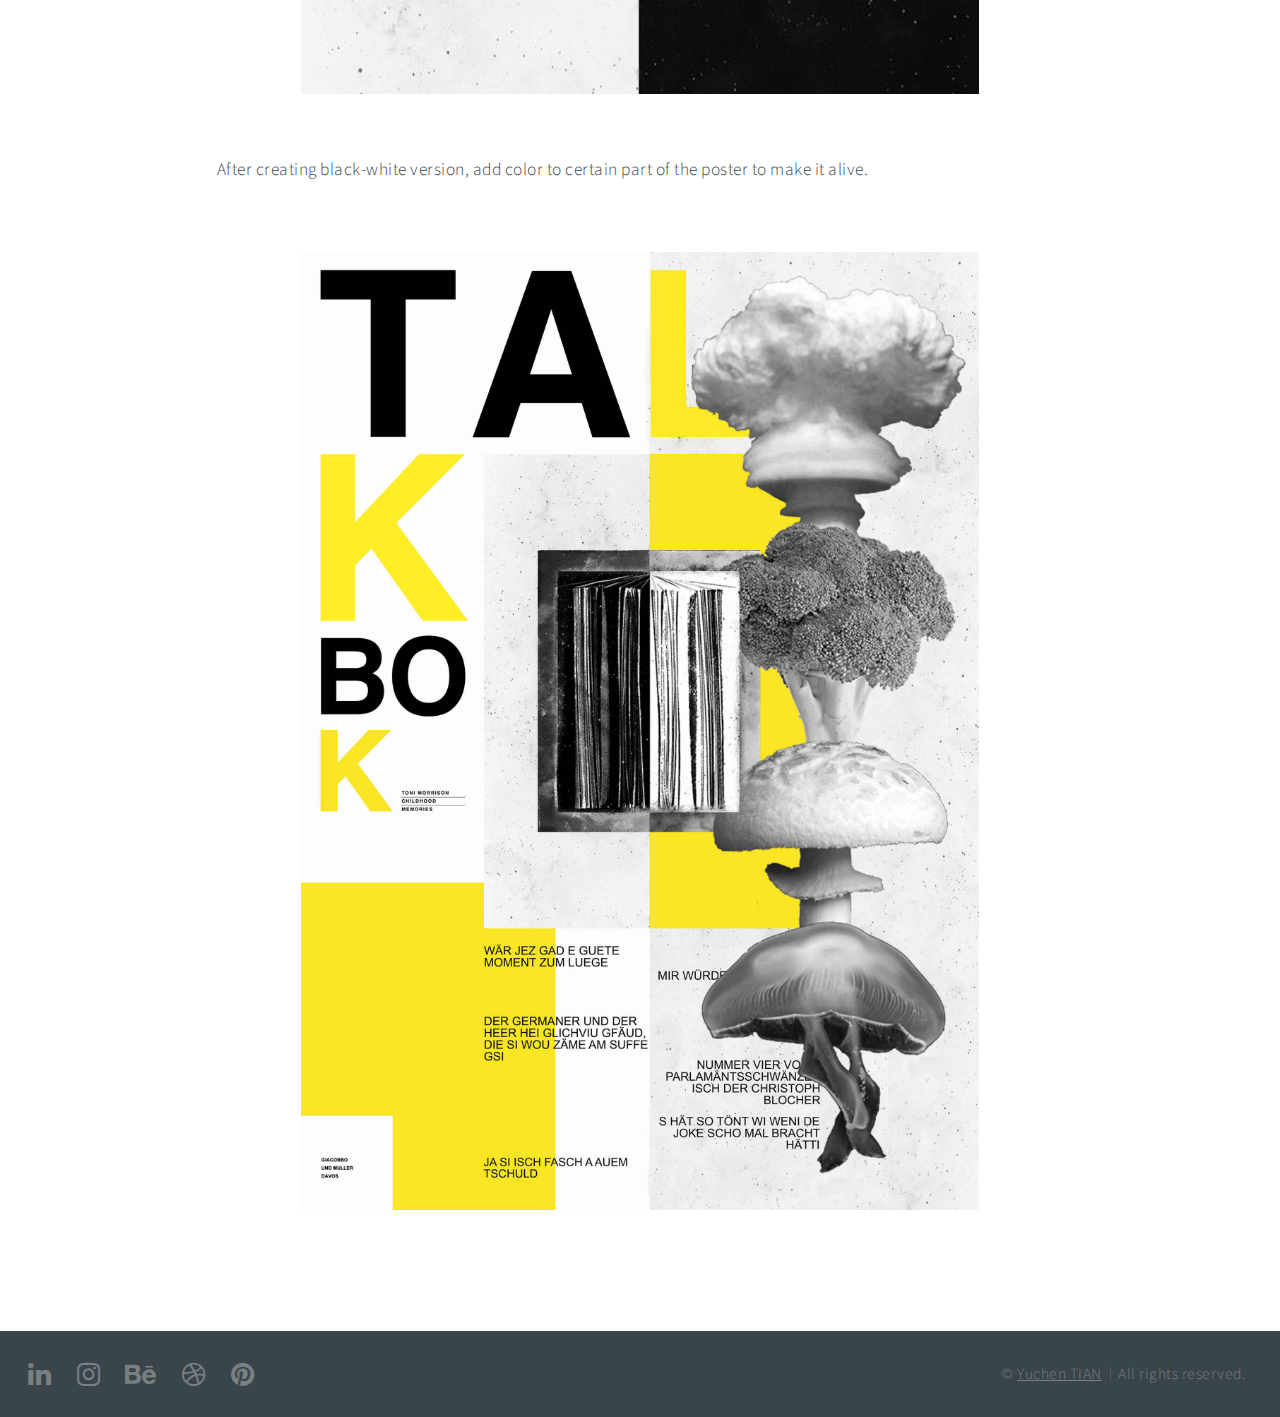
<file: tvposter.html>
<!DOCTYPE HTML>

<html>
	<head>
		<title>TV Poster</title>
		<meta charset="utf-8" />
		<meta name="viewport" content="width=device-width, initial-scale=1, user-scalable=no" />
		<!--[if lte IE 8]><script src="assets/js/ie/html5shiv.js"></script><![endif]-->
		<link rel="stylesheet" href="assets/css/main.css" />
		<!--[if lte IE 9]><link rel="stylesheet" href="assets/css/ie9.css" /><![endif]-->
		<!--[if lte IE 8]><link rel="stylesheet" href="assets/css/ie8.css" /><![endif]-->
	</head>
	<body>

				<!-- Banner -->
					<section id="banner" class="style3">
						<div class="inner">
							<header class="major">
								<h1>TV Poster</h1>
							</header>
							<div class="content">
								<p>Graphic Design</p>
							</div>
						</div>
					</section>

				<!-- Main -->
					<div id="main">

						<!-- Work -->
							<section id="one">
								<div class="content box style3">
								
									<header>
									<h2> BookTalk</h2>
									</header> 

									<p>Design a poster for a BBC TV program —— BookTalk. </br>
									This is an in-depth interview programme with international bestselling authors from around the globe.</p>

									<p>Here I design the text part and graphic part separately and put them together in the end.</p>
									<center><img src="images/TVposter/text.jpg" alt="" style="width:80%; margin:50px"></center> 

									<p>This image comes from the idea of creating the shape of thumbing through a book using copier.</p>
									<center><img src="images/TVposter/book.jpg" alt="" style="width:80%; margin:50px"></center> 

									<p>After creating black-white version, add color to certain part of the poster to make it alive.</p>
									<center><img src="images/TVposter/poster.jpg" alt="" style="width:80%; margin:50px"></center> 

								</div>
							</section>


					</div>

		
		<!-- Footer -->
			<footer id="footer">

				<!-- Icons -->
					<ul class="actions">
						<li><a href="https://www.linkedin.com/in/yuchen-tian-a8031b87" class="icon fa-linkedin"><span class="label">Linkedin</span></a></li>
						<li><a href="https://www.instagram.com/yuchen_t" class="icon fa-instagram"><span class="label">Instagram</span></a></li>
						<li><a href="https://www.behance.net/yuchen28" class="icon fa-behance"><span class="label">Behance</span></a></li>
						<li><a href="https://dribbble.com/tianna" class="icon fa-dribbble"><span class="label">Dribbble</span></a></li>
						<li><a href="https://fr.pinterest.com/yuchentian73/" class="icon fa-pinterest"><span class="label">Pinterest</span></a></li>
					</ul>

				<!-- Menu -->
					<ul class="menu">
						<li>&copy; <a href="https://tianyuchen.github.io/Portfolio-yuchen/">Yuchen TIAN</a></li><li>All rights reserved.</li>
					</ul>

			</footer>


		<!-- Scripts -->
			<script src="assets/js/jquery.min.js"></script>
			<script src="assets/js/jquery.scrolly.min.js"></script>
			<script src="assets/js/jquery.scrollex.min.js"></script>
			<script src="assets/js/skel.min.js"></script>
			<script src="assets/js/util.js"></script>
			<!--[if lte IE 8]><script src="assets/js/ie/respond.min.js"></script><![endif]-->
			<script src="assets/js/main.js"></script>

	</body>
</html>
</file>
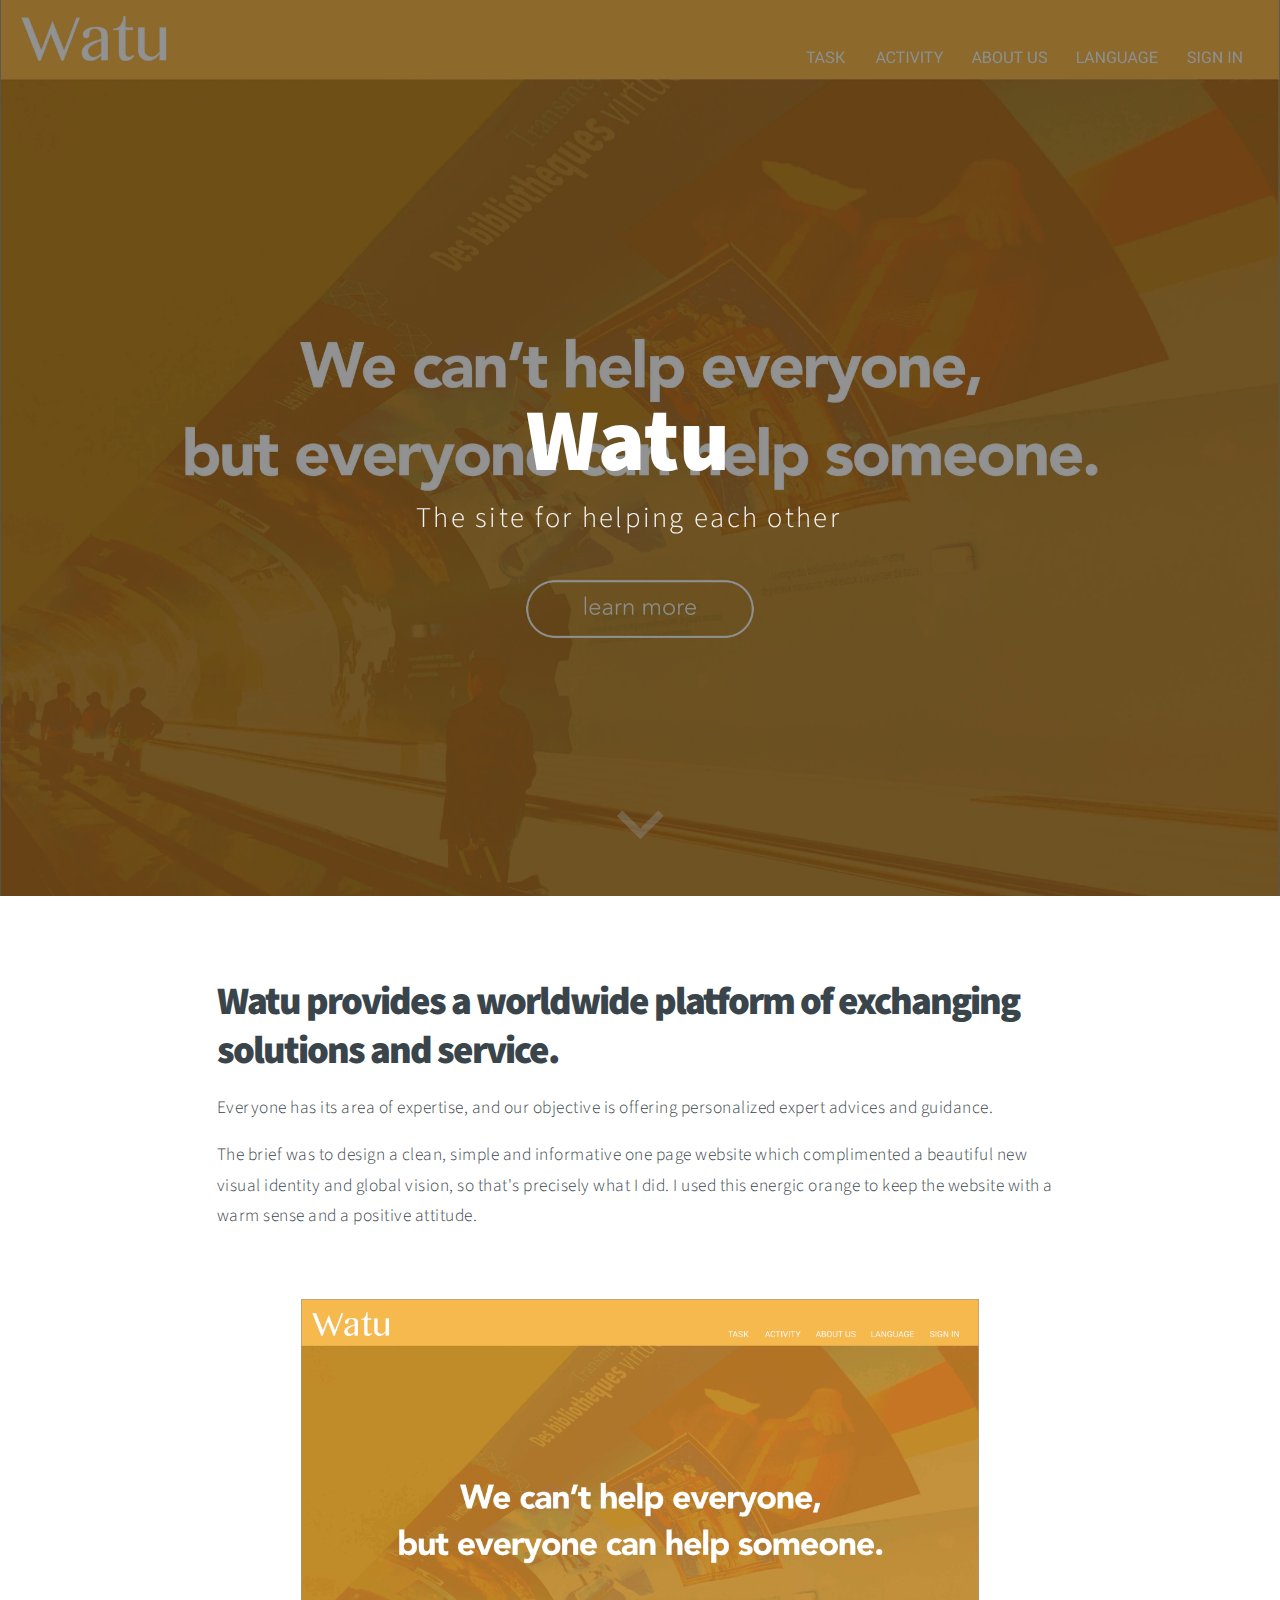
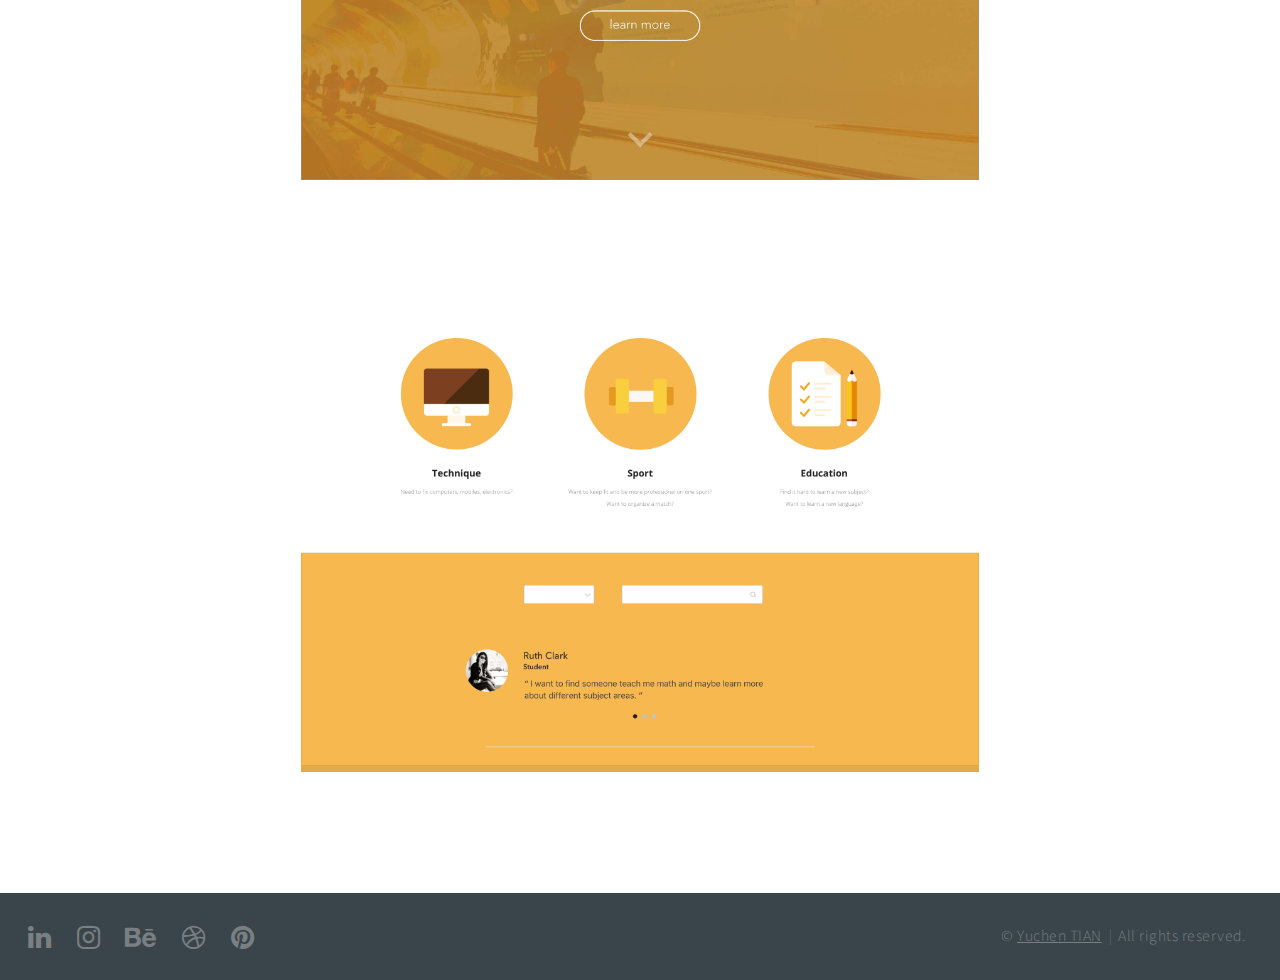
<file: watu.html>
<!DOCTYPE HTML>

<html>
	<head>
		<title>Watu</title>
		<meta charset="utf-8" />
		<meta name="viewport" content="width=device-width, initial-scale=1, user-scalable=no" />
		<!--[if lte IE 8]><script src="assets/js/ie/html5shiv.js"></script><![endif]-->
		<link rel="stylesheet" href="assets/css/main.css" />
		<!--[if lte IE 9]><link rel="stylesheet" href="assets/css/ie9.css" /><![endif]-->
		<!--[if lte IE 8]><link rel="stylesheet" href="assets/css/ie8.css" /><![endif]-->
	</head>
	<body>

				<!-- Banner -->
				<!-- Note: The "styleN" class below should match that of the header element. -->
					<section id="banner" class="style1">
						<div class="inner">
							<span class="image">
								<img src="images/Watu/Page1.jpg" alt=""/>
							</span>
							<header class="major">
								<h1>Watu</h1>
							</header>
							<div class="content">
								<p>The site for helping each other</p>
							</div>
						</div>
					</section>

				<!-- Main -->
					<div id="main">

						<!-- Work -->
							<section id="one">
								<div class="content box style3">
								
									<header>
									<h2>Watu provides a worldwide platform of exchanging solutions and service.</h2>
									</header> 

									<p> Everyone has its area of expertise, and our objective is offering personalized expert advices and guidance. </p>

									<p>The brief was to design a clean, simple and informative one page website which complimented a beautiful new visual identity and global vision, so that's precisely what I did. I used this energic orange to keep the website with a warm sense and a positive attitude. </p>

									<center><img src="images/Watu/Page1.jpg" alt="" style="width:80%; margin:50px"></center>
									<center><img src="images/Watu/Page2.jpg" alt="" style="width:80%; margin:50px"></center>
								

								</div>
							</section>


					</div>

		
		<!-- Footer -->
			<footer id="footer">

				<!-- Icons -->
					<ul class="actions">
						<!-- <li><a href="#" class="icon fa-facebook"><span class="label">Facebook</span></a></li>
						<li><a href="https://plus.google.com/101529840872994151582/posts" class="icon fa-google-plus"><span class="label">Google+</span></a></li>  -->
						<li><a href="https://www.linkedin.com/in/yuchen-tian-a8031b87" class="icon fa-linkedin"><span class="label">Linkedin</span></a></li>
						<li><a href="https://www.instagram.com/yuchen_t" class="icon fa-instagram"><span class="label">Instagram</span></a></li>
						<li><a href="https://www.behance.net/yuchen28" class="icon fa-behance"><span class="label">Behance</span></a></li>
						<li><a href="https://dribbble.com/tianna" class="icon fa-dribbble"><span class="label">Dribbble</span></a></li>
						<li><a href="https://fr.pinterest.com/yuchentian73/" class="icon fa-pinterest"><span class="label">Pinterest</span></a></li>
					</ul>

				<!-- Menu -->
					<ul class="menu">
						<li>&copy; <a href="https://tianyuchen.github.io/Portfolio-yuchen/">Yuchen TIAN</a></li><li>All rights reserved.</li>
					</ul>

			</footer>


		<!-- Scripts -->
			<script src="assets/js/jquery.min.js"></script>
			<script src="assets/js/jquery.scrolly.min.js"></script>
			<script src="assets/js/jquery.scrollex.min.js"></script>
			<script src="assets/js/skel.min.js"></script>
			<script src="assets/js/util.js"></script>
			<!--[if lte IE 8]><script src="assets/js/ie/respond.min.js"></script><![endif]-->
			<script src="assets/js/main.js"></script>

	</body>
</html>
</file>
<file: assets/css/ie8.css>
/*
	Big Picture by HTML5 UP
	html5up.net | @ajlkn
	Free for personal and commercial use under the CCA 3.0 license (html5up.net/license)
*/

/* Section/Article */

	section > .last-child,
	article > .last-child,
	section.last-child,
	article.last-child {
		margin-bottom: 0;
	}

/* Form */

	form input[type="text"],
	form input[type="email"],
	form input[type="password"],
	form select,
	form textarea {
		position: relative;
		-ms-behavior: url("assets/js/ie/PIE.htc");
		border: solid 1px #ccc;
	}

/* Button */

	input[type="button"],
	input[type="submit"],
	input[type="reset"],
	.button,
	button {
		position: relative;
		-ms-behavior: url("assets/js/ie/PIE.htc");
	}

		input[type="button"].down,
		input[type="submit"].down,
		input[type="reset"].down,
		.button.down,
		button.down {
			text-indent: 0;
		}

/* Intro */

	#intro {
		-ms-behavior: url("assets/js/ie/backgroundsize.min.htc");
		background: url("../../images/intro.jpg");
		background-size: cover;
	}

		#intro .content {
			position: relative;
			z-index: 1;
		}

		#intro:after {
			content: '';
			background: url("images/overlay.png");
			width: 100%;
			height: 100%;
			position: absolute;
			left: 0;
			top: 0;
		}

/* One */

	#one {
		-ms-behavior: url("assets/js/ie/backgroundsize.min.htc");
		background: url("../../images/one.jpg");
		background-size: cover;
	}

		#one .content {
			position: relative;
			z-index: 1;
		}

		#one.left:before, #one.right:after {
			content: '';
			background: url("images/overlay.png");
			width: 100%;
			height: 100%;
			position: absolute;
			left: 0;
			top: 0;
		}

/* Two */

	#two {
		-ms-behavior: url("assets/js/ie/backgroundsize.min.htc");
		background: url("../../images/two.jpg");
		background-size: cover;
	}

		#two .content {
			position: relative;
			z-index: 1;
		}

		#two.left:before, #two.right:after {
			content: '';
			background: url("images/overlay.png");
			width: 100%;
			height: 100%;
			position: absolute;
			left: 0;
			top: 0;
		}
</file>
<file: assets/css/ie9.css>
/*
	Big Picture by HTML5 UP
	html5up.net | @ajlkn
	Free for personal and commercial use under the CCA 3.0 license (html5up.net/license)
*/

/* Loader */

	body:before, body:after {
		display: none !important;
	}

/* Poptrox */

	.poptrox-popup .loader {
		display: none !important;
	}
</file>
<file: assets/css/main.css>
/* @import url("//fonts.googleapis.com/css?family=Source+Sans+Pro:300,900");*/
@import url("font-awesome.min.css");
@import url("https://fonts.googleapis.com/css?family=Source+Sans+Pro:300,300italic,600,600italic");

/* Reset */

	html, body, div, span, applet, object, iframe, h1, h2, h3, h4, h5, h6, p, blockquote, pre, a, abbr, acronym, address, big, cite, code, del, dfn, em, img, ins, kbd, q, s, samp, small, strike, strong, sub, sup, tt, var, b, u, i, center, dl, dt, dd, ol, ul, li, fieldset, form, label, legend, table, caption, tbody, tfoot, thead, tr, th, td, article, aside, canvas, details, embed, figure, figcaption, footer, header, hgroup, menu, nav, output, ruby, section, summary, time, mark, audio, video {
		margin: 0;
		padding: 0;
		border: 0;
		font-size: 100%;
		font: inherit;
		vertical-align: baseline;
	}

	article, aside, details, figcaption, figure, footer, header, hgroup, menu, nav, section {
		display: block;
	}

	body {
		line-height: 1;
	}

	ol, ul {
		list-style: none;
	}

	blockquote, q {
		quotes: none;
	}

	blockquote:before, blockquote:after, q:before, q:after {
		content: '';
		content: none;
	}

	table {
		border-collapse: collapse;
		border-spacing: 0;
	}

	body {
		-webkit-text-size-adjust: none;
	}

/* Box Model */

	*, *:before, *:after {
		-moz-box-sizing: border-box;
		-webkit-box-sizing: border-box;
		box-sizing: border-box;
	}

/* Containers */

	.container {
		margin-left: auto;
		margin-right: auto;
	}

	.container.\31 25\25 {
		width: 100%;
		max-width: 1800px;
		min-width: 1440px;
	}

	.container.\37 5\25 {
		width: 1080px;
	}

	.container.\35 0\25 {
		width: 720px;
	}

	.container.\32 5\25 {
		width: 360px;
	}

	.container {
		width: 1440px;
	}

	@media screen and (max-width: 1920px) {

		.container.\31 25\25 {
			width: 100%;
			max-width: 1700px;
			min-width: 1360px;
		}

		.container.\37 5\25 {
			width: 1020px;
		}

		.container.\35 0\25 {
			width: 680px;
		}

		.container.\32 5\25 {
			width: 340px;
		}

		.container {
			width: 1360px;
		}

	}

	@media screen and (max-width: 1680px) {

		.container.\31 25\25 {
			width: 100%;
			max-width: 1500px;
			min-width: 1200px;
		}

		.container.\37 5\25 {
			width: 900px;
		}

		.container.\35 0\25 {
			width: 600px;
		}

		.container.\32 5\25 {
			width: 300px;
		}

		.container {
			width: 1200px;
		}

	}

	@media screen and (max-width: 1280px) {

		.container.\31 25\25 {
			width: 100%;
			max-width: 1200px;
			min-width: 960px;
		}

		.container.\37 5\25 {
			width: 720px;
		}

		.container.\35 0\25 {
			width: 480px;
		}

		.container.\32 5\25 {
			width: 240px;
		}

		.container {
			width: 960px;
		}

	}

	@media screen and (max-width: 1000px) {

		.container.\31 25\25 {
			width: 100%;
			max-width: 118.75%;
			min-width: 95%;
		}

		.container.\37 5\25 {
			width: 71.25%;
		}

		.container.\35 0\25 {
			width: 47.5%;
		}

		.container.\32 5\25 {
			width: 23.75%;
		}

		.container {
			width: 95%;
		}

	}

	@media screen and (max-width: 736px) {

		.container.\31 25\25 {
			width: 100%;
			max-width: 118.75%;
			min-width: 95%;
		}

		.container.\37 5\25 {
			width: 71.25%;
		}

		.container.\35 0\25 {
			width: 47.5%;
		}

		.container.\32 5\25 {
			width: 23.75%;
		}

		.container {
			width: 95%;
		}

	}

	@media screen and (max-width: 480px) {

		.container.\31 25\25 {
			width: 100%;
			max-width: 118.75%;
			min-width: 95%;
		}

		.container.\37 5\25 {
			width: 71.25%;
		}

		.container.\35 0\25 {
			width: 47.5%;
		}

		.container.\32 5\25 {
			width: 23.75%;
		}

		.container {
			width: 95% !important;
		}

	}

/* Grid */

	.row {
		border-bottom: solid 1px transparent;
		-moz-box-sizing: border-box;
		-webkit-box-sizing: border-box;
		box-sizing: border-box;
	}

	.row > * {
		float: left;
		-moz-box-sizing: border-box;
		-webkit-box-sizing: border-box;
		box-sizing: border-box;
	}

	.row:after, .row:before {
		content: '';
		display: block;
		clear: both;
		height: 0;
	}

	.row.uniform > * > :first-child {
		margin-top: 0;
	}

	.row.uniform > * > :last-child {
		margin-bottom: 0;
	}

	.row.\30 \25 > * {
		padding: 0px 0 0 0px;
	}

	.row.\30 \25 {
		margin: 0px 0 -1px 0px;
	}

	.row.uniform.\30 \25 > * {
		padding: 0px 0 0 0px;
	}

	.row.uniform.\30 \25 {
		margin: 0px 0 -1px 0px;
	}

	.row > * {
		padding: 40px 0 0 40px;
	}

	.row {
		margin: -40px 0 -1px -40px;
	}

	.row.uniform > * {
		padding: 40px 0 0 40px;
	}

	.row.uniform {
		margin: -40px 0 -1px -40px;
	}

	.row.\32 00\25 > * {
		padding: 80px 0 0 80px;
	}

	.row.\32 00\25 {
		margin: -80px 0 -1px -80px;
	}

	.row.uniform.\32 00\25 > * {
		padding: 80px 0 0 80px;
	}

	.row.uniform.\32 00\25 {
		margin: -80px 0 -1px -80px;
	}

	.row.\31 50\25 > * {
		padding: 60px 0 0 60px;
	}

	.row.\31 50\25 {
		margin: -60px 0 -1px -60px;
	}

	.row.uniform.\31 50\25 > * {
		padding: 60px 0 0 60px;
	}

	.row.uniform.\31 50\25 {
		margin: -60px 0 -1px -60px;
	}

	.row.\35 0\25 > * {
		padding: 20px 0 0 20px;
	}

	.row.\35 0\25 {
		margin: -20px 0 -1px -20px;
	}

	.row.uniform.\35 0\25 > * {
		padding: 20px 0 0 20px;
	}

	.row.uniform.\35 0\25 {
		margin: -20px 0 -1px -20px;
	}

	.row.\32 5\25 > * {
		padding: 10px 0 0 10px;
	}

	.row.\32 5\25 {
		margin: -10px 0 -1px -10px;
	}

	.row.uniform.\32 5\25 > * {
		padding: 10px 0 0 10px;
	}

	.row.uniform.\32 5\25 {
		margin: -10px 0 -1px -10px;
	}

	.\31 2u, .\31 2u\24 {
		width: 100%;
		clear: none;
		margin-left: 0;
	}

	.\31 1u, .\31 1u\24 {
		width: 91.6666666667%;
		clear: none;
		margin-left: 0;
	}

	.\31 0u, .\31 0u\24 {
		width: 83.3333333333%;
		clear: none;
		margin-left: 0;
	}

	.\39 u, .\39 u\24 {
		width: 75%;
		clear: none;
		margin-left: 0;
	}

	.\38 u, .\38 u\24 {
		width: 66.6666666667%;
		clear: none;
		margin-left: 0;
	}

	.\37 u, .\37 u\24 {
		width: 58.3333333333%;
		clear: none;
		margin-left: 0;
	}

	.\36 u, .\36 u\24 {
		width: 50%;
		clear: none;
		margin-left: 0;
	}

	.\35 u, .\35 u\24 {
		width: 41.6666666667%;
		clear: none;
		margin-left: 0;
	}

	.\34 u, .\34 u\24 {
		width: 33.3333333333%;
		clear: none;
		margin-left: 0;
	}

	.\33 u, .\33 u\24 {
		width: 25%;
		clear: none;
		margin-left: 0;
	}

	.\32 u, .\32 u\24 {
		width: 16.6666666667%;
		clear: none;
		margin-left: 0;
	}

	.\31 u, .\31 u\24 {
		width: 8.3333333333%;
		clear: none;
		margin-left: 0;
	}

	.\31 2u\24 + *,
	.\31 1u\24 + *,
	.\31 0u\24 + *,
	.\39 u\24 + *,
	.\38 u\24 + *,
	.\37 u\24 + *,
	.\36 u\24 + *,
	.\35 u\24 + *,
	.\34 u\24 + *,
	.\33 u\24 + *,
	.\32 u\24 + *,
	.\31 u\24 + * {
		clear: left;
	}

	.\-11u {
		margin-left: 91.66667%;
	}

	.\-10u {
		margin-left: 83.33333%;
	}

	.\-9u {
		margin-left: 75%;
	}

	.\-8u {
		margin-left: 66.66667%;
	}

	.\-7u {
		margin-left: 58.33333%;
	}

	.\-6u {
		margin-left: 50%;
	}

	.\-5u {
		margin-left: 41.66667%;
	}

	.\-4u {
		margin-left: 33.33333%;
	}

	.\-3u {
		margin-left: 25%;
	}

	.\-2u {
		margin-left: 16.66667%;
	}

	.\-1u {
		margin-left: 8.33333%;
	}

	@media screen and (max-width: 1920px) {

		.row > * {
			padding: 40px 0 0 40px;
		}

		.row {
			margin: -40px 0 -1px -40px;
		}

		.row.uniform > * {
			padding: 40px 0 0 40px;
		}

		.row.uniform {
			margin: -40px 0 -1px -40px;
		}

		.row.\32 00\25 > * {
			padding: 80px 0 0 80px;
		}

		.row.\32 00\25 {
			margin: -80px 0 -1px -80px;
		}

		.row.uniform.\32 00\25 > * {
			padding: 80px 0 0 80px;
		}

		.row.uniform.\32 00\25 {
			margin: -80px 0 -1px -80px;
		}

		.row.\31 50\25 > * {
			padding: 60px 0 0 60px;
		}

		.row.\31 50\25 {
			margin: -60px 0 -1px -60px;
		}

		.row.uniform.\31 50\25 > * {
			padding: 60px 0 0 60px;
		}

		.row.uniform.\31 50\25 {
			margin: -60px 0 -1px -60px;
		}

		.row.\35 0\25 > * {
			padding: 20px 0 0 20px;
		}

		.row.\35 0\25 {
			margin: -20px 0 -1px -20px;
		}

		.row.uniform.\35 0\25 > * {
			padding: 20px 0 0 20px;
		}

		.row.uniform.\35 0\25 {
			margin: -20px 0 -1px -20px;
		}

		.row.\32 5\25 > * {
			padding: 10px 0 0 10px;
		}

		.row.\32 5\25 {
			margin: -10px 0 -1px -10px;
		}

		.row.uniform.\32 5\25 > * {
			padding: 10px 0 0 10px;
		}

		.row.uniform.\32 5\25 {
			margin: -10px 0 -1px -10px;
		}

		.\31 2u\28wide\29, .\31 2u\24\28wide\29 {
			width: 100%;
			clear: none;
			margin-left: 0;
		}

		.\31 1u\28wide\29, .\31 1u\24\28wide\29 {
			width: 91.6666666667%;
			clear: none;
			margin-left: 0;
		}

		.\31 0u\28wide\29, .\31 0u\24\28wide\29 {
			width: 83.3333333333%;
			clear: none;
			margin-left: 0;
		}

		.\39 u\28wide\29, .\39 u\24\28wide\29 {
			width: 75%;
			clear: none;
			margin-left: 0;
		}

		.\38 u\28wide\29, .\38 u\24\28wide\29 {
			width: 66.6666666667%;
			clear: none;
			margin-left: 0;
		}

		.\37 u\28wide\29, .\37 u\24\28wide\29 {
			width: 58.3333333333%;
			clear: none;
			margin-left: 0;
		}

		.\36 u\28wide\29, .\36 u\24\28wide\29 {
			width: 50%;
			clear: none;
			margin-left: 0;
		}

		.\35 u\28wide\29, .\35 u\24\28wide\29 {
			width: 41.6666666667%;
			clear: none;
			margin-left: 0;
		}

		.\34 u\28wide\29, .\34 u\24\28wide\29 {
			width: 33.3333333333%;
			clear: none;
			margin-left: 0;
		}

		.\33 u\28wide\29, .\33 u\24\28wide\29 {
			width: 25%;
			clear: none;
			margin-left: 0;
		}

		.\32 u\28wide\29, .\32 u\24\28wide\29 {
			width: 16.6666666667%;
			clear: none;
			margin-left: 0;
		}

		.\31 u\28wide\29, .\31 u\24\28wide\29 {
			width: 8.3333333333%;
			clear: none;
			margin-left: 0;
		}

		.\31 2u\24\28wide\29 + *,
		.\31 1u\24\28wide\29 + *,
		.\31 0u\24\28wide\29 + *,
		.\39 u\24\28wide\29 + *,
		.\38 u\24\28wide\29 + *,
		.\37 u\24\28wide\29 + *,
		.\36 u\24\28wide\29 + *,
		.\35 u\24\28wide\29 + *,
		.\34 u\24\28wide\29 + *,
		.\33 u\24\28wide\29 + *,
		.\32 u\24\28wide\29 + *,
		.\31 u\24\28wide\29 + * {
			clear: left;
		}

		.\-11u\28wide\29 {
			margin-left: 91.66667%;
		}

		.\-10u\28wide\29 {
			margin-left: 83.33333%;
		}

		.\-9u\28wide\29 {
			margin-left: 75%;
		}

		.\-8u\28wide\29 {
			margin-left: 66.66667%;
		}

		.\-7u\28wide\29 {
			margin-left: 58.33333%;
		}

		.\-6u\28wide\29 {
			margin-left: 50%;
		}

		.\-5u\28wide\29 {
			margin-left: 41.66667%;
		}

		.\-4u\28wide\29 {
			margin-left: 33.33333%;
		}

		.\-3u\28wide\29 {
			margin-left: 25%;
		}

		.\-2u\28wide\29 {
			margin-left: 16.66667%;
		}

		.\-1u\28wide\29 {
			margin-left: 8.33333%;
		}

	}

	@media screen and (max-width: 1680px) {

		.row > * {
			padding: 40px 0 0 40px;
		}

		.row {
			margin: -40px 0 -1px -40px;
		}

		.row.uniform > * {
			padding: 40px 0 0 40px;
		}

		.row.uniform {
			margin: -40px 0 -1px -40px;
		}

		.row.\32 00\25 > * {
			padding: 80px 0 0 80px;
		}

		.row.\32 00\25 {
			margin: -80px 0 -1px -80px;
		}

		.row.uniform.\32 00\25 > * {
			padding: 80px 0 0 80px;
		}

		.row.uniform.\32 00\25 {
			margin: -80px 0 -1px -80px;
		}

		.row.\31 50\25 > * {
			padding: 60px 0 0 60px;
		}

		.row.\31 50\25 {
			margin: -60px 0 -1px -60px;
		}

		.row.uniform.\31 50\25 > * {
			padding: 60px 0 0 60px;
		}

		.row.uniform.\31 50\25 {
			margin: -60px 0 -1px -60px;
		}

		.row.\35 0\25 > * {
			padding: 20px 0 0 20px;
		}

		.row.\35 0\25 {
			margin: -20px 0 -1px -20px;
		}

		.row.uniform.\35 0\25 > * {
			padding: 20px 0 0 20px;
		}

		.row.uniform.\35 0\25 {
			margin: -20px 0 -1px -20px;
		}

		.row.\32 5\25 > * {
			padding: 10px 0 0 10px;
		}

		.row.\32 5\25 {
			margin: -10px 0 -1px -10px;
		}

		.row.uniform.\32 5\25 > * {
			padding: 10px 0 0 10px;
		}

		.row.uniform.\32 5\25 {
			margin: -10px 0 -1px -10px;
		}

		.\31 2u\28normal\29, .\31 2u\24\28normal\29 {
			width: 100%;
			clear: none;
			margin-left: 0;
		}

		.\31 1u\28normal\29, .\31 1u\24\28normal\29 {
			width: 91.6666666667%;
			clear: none;
			margin-left: 0;
		}

		.\31 0u\28normal\29, .\31 0u\24\28normal\29 {
			width: 83.3333333333%;
			clear: none;
			margin-left: 0;
		}

		.\39 u\28normal\29, .\39 u\24\28normal\29 {
			width: 75%;
			clear: none;
			margin-left: 0;
		}

		.\38 u\28normal\29, .\38 u\24\28normal\29 {
			width: 66.6666666667%;
			clear: none;
			margin-left: 0;
		}

		.\37 u\28normal\29, .\37 u\24\28normal\29 {
			width: 58.3333333333%;
			clear: none;
			margin-left: 0;
		}

		.\36 u\28normal\29, .\36 u\24\28normal\29 {
			width: 50%;
			clear: none;
			margin-left: 0;
		}

		.\35 u\28normal\29, .\35 u\24\28normal\29 {
			width: 41.6666666667%;
			clear: none;
			margin-left: 0;
		}

		.\34 u\28normal\29, .\34 u\24\28normal\29 {
			width: 33.3333333333%;
			clear: none;
			margin-left: 0;
		}

		.\33 u\28normal\29, .\33 u\24\28normal\29 {
			width: 25%;
			clear: none;
			margin-left: 0;
		}

		.\32 u\28normal\29, .\32 u\24\28normal\29 {
			width: 16.6666666667%;
			clear: none;
			margin-left: 0;
		}

		.\31 u\28normal\29, .\31 u\24\28normal\29 {
			width: 8.3333333333%;
			clear: none;
			margin-left: 0;
		}

		.\31 2u\24\28normal\29 + *,
		.\31 1u\24\28normal\29 + *,
		.\31 0u\24\28normal\29 + *,
		.\39 u\24\28normal\29 + *,
		.\38 u\24\28normal\29 + *,
		.\37 u\24\28normal\29 + *,
		.\36 u\24\28normal\29 + *,
		.\35 u\24\28normal\29 + *,
		.\34 u\24\28normal\29 + *,
		.\33 u\24\28normal\29 + *,
		.\32 u\24\28normal\29 + *,
		.\31 u\24\28normal\29 + * {
			clear: left;
		}

		.\-11u\28normal\29 {
			margin-left: 91.66667%;
		}

		.\-10u\28normal\29 {
			margin-left: 83.33333%;
		}

		.\-9u\28normal\29 {
			margin-left: 75%;
		}

		.\-8u\28normal\29 {
			margin-left: 66.66667%;
		}

		.\-7u\28normal\29 {
			margin-left: 58.33333%;
		}

		.\-6u\28normal\29 {
			margin-left: 50%;
		}

		.\-5u\28normal\29 {
			margin-left: 41.66667%;
		}

		.\-4u\28normal\29 {
			margin-left: 33.33333%;
		}

		.\-3u\28normal\29 {
			margin-left: 25%;
		}

		.\-2u\28normal\29 {
			margin-left: 16.66667%;
		}

		.\-1u\28normal\29 {
			margin-left: 8.33333%;
		}

	}

	@media screen and (max-width: 1280px) {

		.row > * {
			padding: 40px 0 0 40px;
		}

		.row {
			margin: -40px 0 -1px -40px;
		}

		.row.uniform > * {
			padding: 40px 0 0 40px;
		}

		.row.uniform {
			margin: -40px 0 -1px -40px;
		}

		.row.\32 00\25 > * {
			padding: 80px 0 0 80px;
		}

		.row.\32 00\25 {
			margin: -80px 0 -1px -80px;
		}

		.row.uniform.\32 00\25 > * {
			padding: 80px 0 0 80px;
		}

		.row.uniform.\32 00\25 {
			margin: -80px 0 -1px -80px;
		}

		.row.\31 50\25 > * {
			padding: 60px 0 0 60px;
		}

		.row.\31 50\25 {
			margin: -60px 0 -1px -60px;
		}

		.row.uniform.\31 50\25 > * {
			padding: 60px 0 0 60px;
		}

		.row.uniform.\31 50\25 {
			margin: -60px 0 -1px -60px;
		}

		.row.\35 0\25 > * {
			padding: 20px 0 0 20px;
		}

		.row.\35 0\25 {
			margin: -20px 0 -1px -20px;
		}

		.row.uniform.\35 0\25 > * {
			padding: 20px 0 0 20px;
		}

		.row.uniform.\35 0\25 {
			margin: -20px 0 -1px -20px;
		}

		.row.\32 5\25 > * {
			padding: 10px 0 0 10px;
		}

		.row.\32 5\25 {
			margin: -10px 0 -1px -10px;
		}

		.row.uniform.\32 5\25 > * {
			padding: 10px 0 0 10px;
		}

		.row.uniform.\32 5\25 {
			margin: -10px 0 -1px -10px;
		}

		.\31 2u\28narrow\29, .\31 2u\24\28narrow\29 {
			width: 100%;
			clear: none;
			margin-left: 0;
		}

		.\31 1u\28narrow\29, .\31 1u\24\28narrow\29 {
			width: 91.6666666667%;
			clear: none;
			margin-left: 0;
		}

		.\31 0u\28narrow\29, .\31 0u\24\28narrow\29 {
			width: 83.3333333333%;
			clear: none;
			margin-left: 0;
		}

		.\39 u\28narrow\29, .\39 u\24\28narrow\29 {
			width: 75%;
			clear: none;
			margin-left: 0;
		}

		.\38 u\28narrow\29, .\38 u\24\28narrow\29 {
			width: 66.6666666667%;
			clear: none;
			margin-left: 0;
		}

		.\37 u\28narrow\29, .\37 u\24\28narrow\29 {
			width: 58.3333333333%;
			clear: none;
			margin-left: 0;
		}

		.\36 u\28narrow\29, .\36 u\24\28narrow\29 {
			width: 50%;
			clear: none;
			margin-left: 0;
		}

		.\35 u\28narrow\29, .\35 u\24\28narrow\29 {
			width: 41.6666666667%;
			clear: none;
			margin-left: 0;
		}

		.\34 u\28narrow\29, .\34 u\24\28narrow\29 {
			width: 33.3333333333%;
			clear: none;
			margin-left: 0;
		}

		.\33 u\28narrow\29, .\33 u\24\28narrow\29 {
			width: 25%;
			clear: none;
			margin-left: 0;
		}

		.\32 u\28narrow\29, .\32 u\24\28narrow\29 {
			width: 16.6666666667%;
			clear: none;
			margin-left: 0;
		}

		.\31 u\28narrow\29, .\31 u\24\28narrow\29 {
			width: 8.3333333333%;
			clear: none;
			margin-left: 0;
		}

		.\31 2u\24\28narrow\29 + *,
		.\31 1u\24\28narrow\29 + *,
		.\31 0u\24\28narrow\29 + *,
		.\39 u\24\28narrow\29 + *,
		.\38 u\24\28narrow\29 + *,
		.\37 u\24\28narrow\29 + *,
		.\36 u\24\28narrow\29 + *,
		.\35 u\24\28narrow\29 + *,
		.\34 u\24\28narrow\29 + *,
		.\33 u\24\28narrow\29 + *,
		.\32 u\24\28narrow\29 + *,
		.\31 u\24\28narrow\29 + * {
			clear: left;
		}

		.\-11u\28narrow\29 {
			margin-left: 91.66667%;
		}

		.\-10u\28narrow\29 {
			margin-left: 83.33333%;
		}

		.\-9u\28narrow\29 {
			margin-left: 75%;
		}

		.\-8u\28narrow\29 {
			margin-left: 66.66667%;
		}

		.\-7u\28narrow\29 {
			margin-left: 58.33333%;
		}

		.\-6u\28narrow\29 {
			margin-left: 50%;
		}

		.\-5u\28narrow\29 {
			margin-left: 41.66667%;
		}

		.\-4u\28narrow\29 {
			margin-left: 33.33333%;
		}

		.\-3u\28narrow\29 {
			margin-left: 25%;
		}

		.\-2u\28narrow\29 {
			margin-left: 16.66667%;
		}

		.\-1u\28narrow\29 {
			margin-left: 8.33333%;
		}

	}

	@media screen and (max-width: 1000px) {

		.row > * {
			padding: 40px 0 0 40px;
		}

		.row {
			margin: -40px 0 -1px -40px;
		}

		.row.uniform > * {
			padding: 40px 0 0 40px;
		}

		.row.uniform {
			margin: -40px 0 -1px -40px;
		}

		.row.\32 00\25 > * {
			padding: 80px 0 0 80px;
		}

		.row.\32 00\25 {
			margin: -80px 0 -1px -80px;
		}

		.row.uniform.\32 00\25 > * {
			padding: 80px 0 0 80px;
		}

		.row.uniform.\32 00\25 {
			margin: -80px 0 -1px -80px;
		}

		.row.\31 50\25 > * {
			padding: 60px 0 0 60px;
		}

		.row.\31 50\25 {
			margin: -60px 0 -1px -60px;
		}

		.row.uniform.\31 50\25 > * {
			padding: 60px 0 0 60px;
		}

		.row.uniform.\31 50\25 {
			margin: -60px 0 -1px -60px;
		}

		.row.\35 0\25 > * {
			padding: 20px 0 0 20px;
		}

		.row.\35 0\25 {
			margin: -20px 0 -1px -20px;
		}

		.row.uniform.\35 0\25 > * {
			padding: 20px 0 0 20px;
		}

		.row.uniform.\35 0\25 {
			margin: -20px 0 -1px -20px;
		}

		.row.\32 5\25 > * {
			padding: 10px 0 0 10px;
		}

		.row.\32 5\25 {
			margin: -10px 0 -1px -10px;
		}

		.row.uniform.\32 5\25 > * {
			padding: 10px 0 0 10px;
		}

		.row.uniform.\32 5\25 {
			margin: -10px 0 -1px -10px;
		}

		.\31 2u\28narrower\29, .\31 2u\24\28narrower\29 {
			width: 100%;
			clear: none;
			margin-left: 0;
		}

		.\31 1u\28narrower\29, .\31 1u\24\28narrower\29 {
			width: 91.6666666667%;
			clear: none;
			margin-left: 0;
		}

		.\31 0u\28narrower\29, .\31 0u\24\28narrower\29 {
			width: 83.3333333333%;
			clear: none;
			margin-left: 0;
		}

		.\39 u\28narrower\29, .\39 u\24\28narrower\29 {
			width: 75%;
			clear: none;
			margin-left: 0;
		}

		.\38 u\28narrower\29, .\38 u\24\28narrower\29 {
			width: 66.6666666667%;
			clear: none;
			margin-left: 0;
		}

		.\37 u\28narrower\29, .\37 u\24\28narrower\29 {
			width: 58.3333333333%;
			clear: none;
			margin-left: 0;
		}

		.\36 u\28narrower\29, .\36 u\24\28narrower\29 {
			width: 50%;
			clear: none;
			margin-left: 0;
		}

		.\35 u\28narrower\29, .\35 u\24\28narrower\29 {
			width: 41.6666666667%;
			clear: none;
			margin-left: 0;
		}

		.\34 u\28narrower\29, .\34 u\24\28narrower\29 {
			width: 33.3333333333%;
			clear: none;
			margin-left: 0;
		}

		.\33 u\28narrower\29, .\33 u\24\28narrower\29 {
			width: 25%;
			clear: none;
			margin-left: 0;
		}

		.\32 u\28narrower\29, .\32 u\24\28narrower\29 {
			width: 16.6666666667%;
			clear: none;
			margin-left: 0;
		}

		.\31 u\28narrower\29, .\31 u\24\28narrower\29 {
			width: 8.3333333333%;
			clear: none;
			margin-left: 0;
		}

		.\31 2u\24\28narrower\29 + *,
		.\31 1u\24\28narrower\29 + *,
		.\31 0u\24\28narrower\29 + *,
		.\39 u\24\28narrower\29 + *,
		.\38 u\24\28narrower\29 + *,
		.\37 u\24\28narrower\29 + *,
		.\36 u\24\28narrower\29 + *,
		.\35 u\24\28narrower\29 + *,
		.\34 u\24\28narrower\29 + *,
		.\33 u\24\28narrower\29 + *,
		.\32 u\24\28narrower\29 + *,
		.\31 u\24\28narrower\29 + * {
			clear: left;
		}

		.\-11u\28narrower\29 {
			margin-left: 91.66667%;
		}

		.\-10u\28narrower\29 {
			margin-left: 83.33333%;
		}

		.\-9u\28narrower\29 {
			margin-left: 75%;
		}

		.\-8u\28narrower\29 {
			margin-left: 66.66667%;
		}

		.\-7u\28narrower\29 {
			margin-left: 58.33333%;
		}

		.\-6u\28narrower\29 {
			margin-left: 50%;
		}

		.\-5u\28narrower\29 {
			margin-left: 41.66667%;
		}

		.\-4u\28narrower\29 {
			margin-left: 33.33333%;
		}

		.\-3u\28narrower\29 {
			margin-left: 25%;
		}

		.\-2u\28narrower\29 {
			margin-left: 16.66667%;
		}

		.\-1u\28narrower\29 {
			margin-left: 8.33333%;
		}

	}

	@media screen and (max-width: 736px) {

		.row > * {
			padding: 20px 0 0 20px;
		}

		.row {
			margin: -20px 0 -1px -20px;
		}

		.row.uniform > * {
			padding: 20px 0 0 20px;
		}

		.row.uniform {
			margin: -20px 0 -1px -20px;
		}

		.row.\32 00\25 > * {
			padding: 40px 0 0 40px;
		}

		.row.\32 00\25 {
			margin: -40px 0 -1px -40px;
		}

		.row.uniform.\32 00\25 > * {
			padding: 40px 0 0 40px;
		}

		.row.uniform.\32 00\25 {
			margin: -40px 0 -1px -40px;
		}

		.row.\31 50\25 > * {
			padding: 30px 0 0 30px;
		}

		.row.\31 50\25 {
			margin: -30px 0 -1px -30px;
		}

		.row.uniform.\31 50\25 > * {
			padding: 30px 0 0 30px;
		}

		.row.uniform.\31 50\25 {
			margin: -30px 0 -1px -30px;
		}

		.row.\35 0\25 > * {
			padding: 10px 0 0 10px;
		}

		.row.\35 0\25 {
			margin: -10px 0 -1px -10px;
		}

		.row.uniform.\35 0\25 > * {
			padding: 10px 0 0 10px;
		}

		.row.uniform.\35 0\25 {
			margin: -10px 0 -1px -10px;
		}

		.row.\32 5\25 > * {
			padding: 5px 0 0 5px;
		}

		.row.\32 5\25 {
			margin: -5px 0 -1px -5px;
		}

		.row.uniform.\32 5\25 > * {
			padding: 5px 0 0 5px;
		}

		.row.uniform.\32 5\25 {
			margin: -5px 0 -1px -5px;
		}

		.\31 2u\28mobile\29, .\31 2u\24\28mobile\29 {
			width: 100%;
			clear: none;
			margin-left: 0;
		}

		.\31 1u\28mobile\29, .\31 1u\24\28mobile\29 {
			width: 91.6666666667%;
			clear: none;
			margin-left: 0;
		}

		.\31 0u\28mobile\29, .\31 0u\24\28mobile\29 {
			width: 83.3333333333%;
			clear: none;
			margin-left: 0;
		}

		.\39 u\28mobile\29, .\39 u\24\28mobile\29 {
			width: 75%;
			clear: none;
			margin-left: 0;
		}

		.\38 u\28mobile\29, .\38 u\24\28mobile\29 {
			width: 66.6666666667%;
			clear: none;
			margin-left: 0;
		}

		.\37 u\28mobile\29, .\37 u\24\28mobile\29 {
			width: 58.3333333333%;
			clear: none;
			margin-left: 0;
		}

		.\36 u\28mobile\29, .\36 u\24\28mobile\29 {
			width: 50%;
			clear: none;
			margin-left: 0;
		}

		.\35 u\28mobile\29, .\35 u\24\28mobile\29 {
			width: 41.6666666667%;
			clear: none;
			margin-left: 0;
		}

		.\34 u\28mobile\29, .\34 u\24\28mobile\29 {
			width: 33.3333333333%;
			clear: none;
			margin-left: 0;
		}

		.\33 u\28mobile\29, .\33 u\24\28mobile\29 {
			width: 25%;
			clear: none;
			margin-left: 0;
		}

		.\32 u\28mobile\29, .\32 u\24\28mobile\29 {
			width: 16.6666666667%;
			clear: none;
			margin-left: 0;
		}

		.\31 u\28mobile\29, .\31 u\24\28mobile\29 {
			width: 8.3333333333%;
			clear: none;
			margin-left: 0;
		}

		.\31 2u\24\28mobile\29 + *,
		.\31 1u\24\28mobile\29 + *,
		.\31 0u\24\28mobile\29 + *,
		.\39 u\24\28mobile\29 + *,
		.\38 u\24\28mobile\29 + *,
		.\37 u\24\28mobile\29 + *,
		.\36 u\24\28mobile\29 + *,
		.\35 u\24\28mobile\29 + *,
		.\34 u\24\28mobile\29 + *,
		.\33 u\24\28mobile\29 + *,
		.\32 u\24\28mobile\29 + *,
		.\31 u\24\28mobile\29 + * {
			clear: left;
		}

		.\-11u\28mobile\29 {
			margin-left: 91.66667%;
		}

		.\-10u\28mobile\29 {
			margin-left: 83.33333%;
		}

		.\-9u\28mobile\29 {
			margin-left: 75%;
		}

		.\-8u\28mobile\29 {
			margin-left: 66.66667%;
		}

		.\-7u\28mobile\29 {
			margin-left: 58.33333%;
		}

		.\-6u\28mobile\29 {
			margin-left: 50%;
		}

		.\-5u\28mobile\29 {
			margin-left: 41.66667%;
		}

		.\-4u\28mobile\29 {
			margin-left: 33.33333%;
		}

		.\-3u\28mobile\29 {
			margin-left: 25%;
		}

		.\-2u\28mobile\29 {
			margin-left: 16.66667%;
		}

		.\-1u\28mobile\29 {
			margin-left: 8.33333%;
		}

	}

	@media screen and (max-width: 480px) {

		.row > * {
			padding: 20px 0 0 20px;
		}

		.row {
			margin: -20px 0 -1px -20px;
		}

		.row.uniform > * {
			padding: 20px 0 0 20px;
		}

		.row.uniform {
			margin: -20px 0 -1px -20px;
		}

		.row.\32 00\25 > * {
			padding: 40px 0 0 40px;
		}

		.row.\32 00\25 {
			margin: -40px 0 -1px -40px;
		}

		.row.uniform.\32 00\25 > * {
			padding: 40px 0 0 40px;
		}

		.row.uniform.\32 00\25 {
			margin: -40px 0 -1px -40px;
		}

		.row.\31 50\25 > * {
			padding: 30px 0 0 30px;
		}

		.row.\31 50\25 {
			margin: -30px 0 -1px -30px;
		}

		.row.uniform.\31 50\25 > * {
			padding: 30px 0 0 30px;
		}

		.row.uniform.\31 50\25 {
			margin: -30px 0 -1px -30px;
		}

		.row.\35 0\25 > * {
			padding: 10px 0 0 10px;
		}

		.row.\35 0\25 {
			margin: -10px 0 -1px -10px;
		}

		.row.uniform.\35 0\25 > * {
			padding: 10px 0 0 10px;
		}

		.row.uniform.\35 0\25 {
			margin: -10px 0 -1px -10px;
		}

		.row.\32 5\25 > * {
			padding: 5px 0 0 5px;
		}

		.row.\32 5\25 {
			margin: -5px 0 -1px -5px;
		}

		.row.uniform.\32 5\25 > * {
			padding: 5px 0 0 5px;
		}

		.row.uniform.\32 5\25 {
			margin: -5px 0 -1px -5px;
		}

		.\31 2u\28mobilenarrow\29, .\31 2u\24\28mobilenarrow\29 {
			width: 100%;
			clear: none;
			margin-left: 0;
		}

		.\31 1u\28mobilenarrow\29, .\31 1u\24\28mobilenarrow\29 {
			width: 91.6666666667%;
			clear: none;
			margin-left: 0;
		}

		.\31 0u\28mobilenarrow\29, .\31 0u\24\28mobilenarrow\29 {
			width: 83.3333333333%;
			clear: none;
			margin-left: 0;
		}

		.\39 u\28mobilenarrow\29, .\39 u\24\28mobilenarrow\29 {
			width: 75%;
			clear: none;
			margin-left: 0;
		}

		.\38 u\28mobilenarrow\29, .\38 u\24\28mobilenarrow\29 {
			width: 66.6666666667%;
			clear: none;
			margin-left: 0;
		}

		.\37 u\28mobilenarrow\29, .\37 u\24\28mobilenarrow\29 {
			width: 58.3333333333%;
			clear: none;
			margin-left: 0;
		}

		.\36 u\28mobilenarrow\29, .\36 u\24\28mobilenarrow\29 {
			width: 50%;
			clear: none;
			margin-left: 0;
		}

		.\35 u\28mobilenarrow\29, .\35 u\24\28mobilenarrow\29 {
			width: 41.6666666667%;
			clear: none;
			margin-left: 0;
		}

		.\34 u\28mobilenarrow\29, .\34 u\24\28mobilenarrow\29 {
			width: 33.3333333333%;
			clear: none;
			margin-left: 0;
		}

		.\33 u\28mobilenarrow\29, .\33 u\24\28mobilenarrow\29 {
			width: 25%;
			clear: none;
			margin-left: 0;
		}

		.\32 u\28mobilenarrow\29, .\32 u\24\28mobilenarrow\29 {
			width: 16.6666666667%;
			clear: none;
			margin-left: 0;
		}

		.\31 u\28mobilenarrow\29, .\31 u\24\28mobilenarrow\29 {
			width: 8.3333333333%;
			clear: none;
			margin-left: 0;
		}

		.\31 2u\24\28mobilenarrow\29 + *,
		.\31 1u\24\28mobilenarrow\29 + *,
		.\31 0u\24\28mobilenarrow\29 + *,
		.\39 u\24\28mobilenarrow\29 + *,
		.\38 u\24\28mobilenarrow\29 + *,
		.\37 u\24\28mobilenarrow\29 + *,
		.\36 u\24\28mobilenarrow\29 + *,
		.\35 u\24\28mobilenarrow\29 + *,
		.\34 u\24\28mobilenarrow\29 + *,
		.\33 u\24\28mobilenarrow\29 + *,
		.\32 u\24\28mobilenarrow\29 + *,
		.\31 u\24\28mobilenarrow\29 + * {
			clear: left;
		}

		.\-11u\28mobilenarrow\29 {
			margin-left: 91.66667%;
		}

		.\-10u\28mobilenarrow\29 {
			margin-left: 83.33333%;
		}

		.\-9u\28mobilenarrow\29 {
			margin-left: 75%;
		}

		.\-8u\28mobilenarrow\29 {
			margin-left: 66.66667%;
		}

		.\-7u\28mobilenarrow\29 {
			margin-left: 58.33333%;
		}

		.\-6u\28mobilenarrow\29 {
			margin-left: 50%;
		}

		.\-5u\28mobilenarrow\29 {
			margin-left: 41.66667%;
		}

		.\-4u\28mobilenarrow\29 {
			margin-left: 33.33333%;
		}

		.\-3u\28mobilenarrow\29 {
			margin-left: 25%;
		}

		.\-2u\28mobilenarrow\29 {
			margin-left: 16.66667%;
		}

		.\-1u\28mobilenarrow\29 {
			margin-left: 8.33333%;
		}

	}

/* Basic */

	@-ms-viewport {
		width: device-width;
	}

	html {
		height: 100%;
	}

	body {
		background: #fff;
		height: 100%;
		font-family: 'Source Sans Pro', sans-serif;
		font-weight: 300;
		font-size: 18pt;
		line-height: 1.75em;
		color: #39454b;
		letter-spacing: 0.5px;
	}

		body.is-loading *, body.is-resizing * {
			-moz-transition: none !important;
			-webkit-transition: none !important;
			-ms-transition: none !important;
			transition: none !important;
			-moz-animation: none !important;
			-webkit-animation: none !important;
			-ms-animation: none !important;
			animation: none !important;
		}

	input, textarea, select {
		font-family: 'Source Sans Pro', sans-serif;
		font-weight: 300;
		font-size: 18pt;
		line-height: 1.75em;
		color: #39454b;
		letter-spacing: 0.5px;
	}

	h1, h2, h3, h4, h5, h6 {
		font-weight: 900;
		color: inherit;
	}

	h3 {
		color: #ffffff;
		/*font-weight: 600;
		line-height: 1.65;
		margin: 0 0 1em 0;*/
	}
	
	h1 a, h2 a, h3 a, h4 a, h5 a, h6 a {
		color: inherit;
		text-decoration: none;
	}

	h2 {
		font-size: 2.25em;
		letter-spacing: -2px;
		line-height: 1.25em;
	}

	strong, b {
		font-weight: 900;
		color: inherit;
	}

	em, i {
		font-style: italic;
	}

	a {
		-moz-transition: all 0.2s ease-in-out, color 0.2s ease-in-out;
		-webkit-transition: all 0.2s ease-in-out, color 0.2s ease-in-out;
		-ms-transition: all 0.2s ease-in-out, color 0.2s ease-in-out;
		transition: all 0.2s ease-in-out, color 0.2s ease-in-out;
		color: #98c593;
	}

	sub {
		position: relative;
		top: 0.5em;
		font-size: 0.8em;
	}

	sup {
		position: relative;
		top: -0.5em;
		font-size: 0.8em;
	}

	hr {
		border: 0;
		border-top: solid 1px #ddd;
	}

	blockquote {
		border-left: solid 0.5em #ddd;
		padding: 1em 0 1em 2em;
		font-style: italic;
	}

	p, ul, ol, dl, table {
		margin-bottom: 1em;
	}

	header {
		margin-bottom: 1em;
	}

		header p {
			display: block;
			margin: 1em 0 0 0;
			padding: 0 0 0.5em 0;
		}

	footer {
		margin-top: 2em;
	}

	br.clear {
		clear: both;
	}

/* Sections/Article */

	section, article {
		margin-bottom: 0em;
	}

	section > :last-child,
	article > :last-child,
	section > .content > :last-child,
	article > .content > :last-child,
	section:last-child,
	article:last-child {
		margin-bottom: 0;
	}

	.row > section, .row > article {
		margin-bottom: 0;
	}

/* Section/Article */

	section.special, article.special {
		text-align: center;
	}

	header.major {
		width: -moz-max-content;
		width: -webkit-max-content;
		width: -ms-max-content;
		width: max-content;
		margin-bottom: 2em;
	}

		/* header.major > p {
			font-size: 0.7em;
			font-weight: 600;
			letter-spacing: 0.25em;
			margin-bottom: 0;
			text-transform: uppercase; 
		}

		body.is-ie header.major > :first-child:after {
			max-width: 9em;
		}

		body.is-ie header.major > h1:after {
			max-width: 100% !important;
		}
		*/
		
	@media screen and (max-width: 736px) {

		header.major > p br {
			display: none;
		}

	}	
	
/* Image */

	.image {
		position: relative;
		display: inline-block;
	}

		.image:before {
			content: '';
			position: absolute;
			left: 0;
			top: 0;
			width: 100%;
			height: 100%;
			background: url("images/overlay.png");
		}

		.image img {
			display: block;
			width: 100%;
		}

		.image.featured {
			display: block;
			width: 100%;
			margin: 0 0 2em 0;
		}

		.image.fit {
			display: block;
			width: 100%;
		}

		.image.left {
			float: left;
			margin: 0 2em 2em 0;
		}

		.image.centered {
			display: block;
			margin: 0 0 2em 0;
		}

			.image.centered img {
				margin: 0 auto;
				width: auto;
			}

/* List */

	ul.default {
		list-style: disc;
		padding-left: 1em;
	}

		ul.default li {
			padding-left: 0.5em;
		}

	ul.icons {
		cursor: default;
	}

		ul.icons li {
			display: inline-block;
		}

		ul.icons a {
			display: inline-block;
			width: 2em;
			height: 2em;
			line-height: 2em;
			text-align: center;
			border: 0;
		}

	ul.menu {
		cursor: default;
	}

		ul.menu li {
			display: inline-block;
			line-height: 1em;
			border-left: solid 1px rgba(145, 146, 147, 0.25);
			padding: 0 0 0 0.5em;
			margin: 0 0 0 0.5em;
		}

			ul.menu li:first-child {
				border-left: 0;
				padding-left: 0;
				margin-left: 0;
			}

	ul.actions {
		cursor: default;
	}

		ul.actions li {
			display: inline-block;
			margin: 0 0 0 0.5em;
		}

			ul.actions li:first-child {
				margin-left: 0;
			}

	ol.default {
		list-style: decimal;
		padding-left: 1.25em;
	}

		ol.default li {
			padding-left: 0.25em;
		}

/* Form */

	form label {
		display: block;
	}

	form input[type="text"],
	form input[type="email"],
	form input[type="password"],
	form select,
	form textarea {
		-moz-appearance: none;
		-webkit-appearance: none;
		-ms-appearance: none;
		appearance: none;
		-moz-transition: all 0.2s ease-in-out, color 0.2s ease-in-out;
		-webkit-transition: all 0.2s ease-in-out, color 0.2s ease-in-out;
		-ms-transition: all 0.2s ease-in-out, color 0.2s ease-in-out;
		transition: all 0.2s ease-in-out, color 0.2s ease-in-out;
		display: block;
		width: 100%;
		padding: 0.65em 0.75em;
		background: none;
		border: solid 2px rgba(185, 186, 187, 0.25);
		color: inherit;
		border-radius: 0.5em;
		outline: none;
	}

		form input[type="text"]:focus,
		form input[type="email"]:focus,
		form input[type="password"]:focus,
		form select:focus,
		form textarea:focus {
			border-color: #9ac8e9;
		}

	form input[type="text"],
	form input[type="email"],
	form input[type="password"] {
		line-height: 1.35em;
	}

	form select {
		line-height: 1.35em;
	}

	form textarea {
		min-height: 8em;
	}

	form .formerize-placeholder,
	form ::-webkit-input-placeholder,
	form :-moz-placeholder,
	form ::-moz-placeholder,
	form :-ms-input-placeholder {
		color: rgba(145, 146, 147, 0.85) !important;
	}

	form ::-moz-focus-inner {
		border: 0;
	}

/* Table */

	table {
		width: 100%;
	}

		table.default {
			width: 100%;
		}

			table.default tbody tr:nth-child(2n+2) {
				background: #f4f4f4;
			}

			table.default td {
				padding: 0.5em 1em 0.5em 1em;
			}

			table.default th {
				text-align: left;
				font-weight: 900;
				padding: 0.5em 1em 0.5em 1em;
			}

			table.default thead {
				background: #444;
				color: #fff;
			}

			table.default tfoot {
				background: #eee;
			}

/* Button */

	input[type="button"],
	input[type="submit"],
	input[type="reset"],
	.button,
	button {
		-moz-appearance: none;
		-webkit-appearance: none;
		-ms-appearance: none;
		appearance: none;
		-moz-transition: all 0.2s ease-in-out;
		-webkit-transition: all 0.2s ease-in-out;
		-ms-transition: all 0.2s ease-in-out;
		transition: all 0.2s ease-in-out;
		background-color: #98c593;
		border: 0;
		border-radius: 3.5em;
		color: #fff;
		cursor: pointer;
		display: inline-block;
		height: 3.5em;
		line-height: 3.5em;
		outline: 0;
		padding: 0 2em 0 2em;
		position: relative;
		text-align: center;
		text-decoration: none;
	}

		input[type="button"].down,
		input[type="submit"].down,
		input[type="reset"].down,
		.button.down,
		button.down {
			width: 5em;
			height: 5em;
			line-height: 4.5em;
			padding: 0;
			background-image: url("images/dark-arrow.svg");
			background-position: center center;
			background-repeat: no-repeat;
			text-indent: -10em;
			overflow: hidden;
		}

			input[type="button"].down.anchored,
			input[type="submit"].down.anchored,
			input[type="reset"].down.anchored,
			.button.down.anchored,
			button.down.anchored {
				bottom: 0;
				border-bottom: 0;
				border-radius: 3em 3em 0 0;
				height: 4.5em;
				margin-left: -2.5em;
			}

		input[type="button"].anchored,
		input[type="submit"].anchored,
		input[type="reset"].anchored,
		.button.anchored,
		button.anchored {
			position: absolute;
			left: 50%;
		}
		
			input[type="button"].down.firstpage,
			input[type="submit"].down.firstpage,
			input[type="reset"].down.firstpage,
			.button.down.firstpage,
			button.down.firstpage {
				bottom: -1em;
			}

		input[type="button"].firstpage,
		input[type="submit"].firstpage,
		input[type="reset"].firstpage,
		.button.firstpage,
		button.firstpage {
			position: center;
			/* left: 50%; */
		}


		input[type="button"]:hover,
		input[type="submit"]:hover,
		input[type="reset"]:hover,
		.button:hover,
		button:hover {
			background-color: #a8d5a3;
		}

		input[type="button"]:active,
		input[type="submit"]:active,
		input[type="reset"]:active,
		.button:active,
		button:active {
			background-color: #88b583;
		}

		input[type="button"].style2,
		input[type="submit"].style2,
		input[type="reset"].style2,
		.button.style2,
		button.style2 {
			background-color: transparent;
			border: solid 2px #e5e6e7;
			color: inherit;
		}

			input[type="button"].style2:hover,
			input[type="submit"].style2:hover,
			input[type="reset"].style2:hover,
			.button.style2:hover,
			button.style2:hover {
				background-color: rgba(145, 146, 147, 0.035);
			}

			input[type="button"].style2.down,
			input[type="submit"].style2.down,
			input[type="reset"].style2.down,
			.button.style2.down,
			button.style2.down {
				background-image: url("images/arrow.svg");
			}

/* Box */

	.box {
		background: #fff;
		color: #39454b;
		padding: 2em;
	}

		.box.style2 {
			padding: 3.5em 2.5em 3.5em 2.5em;
		}

		.box.style3 {
			padding: 1.5em 12.5em 3.5em 12.5em;
		}

/* Main */

	.main {
		position: relative;
		margin: 0;
		overflow-x: hidden;
	}

		.main.fullscreen {
			height: 100%;
		}

		.main.style1 {
			text-align: center;
			padding: 3em 0 3em 0;
		}

			.main.style1 h2 {
				font-size: 4.25em;
				line-height: 1em;
				letter-spacing: -4px;
			}

			.main.style1:before {
				content: '';
				display: inline-block;
				vertical-align: middle;
				height: 100%;
			}

			.main.style1 .content {
				-moz-transition: all 1s ease;
				-webkit-transition: all 1s ease;
				-ms-transition: all 1s ease;
				transition: all 1s ease;
				-moz-transform: translateZ(0);
				-webkit-transform: translateZ(0);
				-ms-transform: translateZ(0);
				transform: translateZ(0);
				opacity: 1.0;
				display: inline-block;
				vertical-align: middle;
			}

			.main.style1.inactive .content {
				opacity: 0;
			}

		.main.style2 {
			padding: 3em 0 3em 0;
			overflow: hidden;
		}

			.main.style2 .content {
				-moz-transition: all 1s ease;
				-webkit-transition: all 1s ease;
				-ms-transition: all 1s ease;
				transition: all 1s ease;
				-moz-transform: translateZ(0);
				-webkit-transform: translateZ(0);
				-ms-transform: translateZ(0);
				transform: translateZ(0);
				position: relative;
				width: 35%;
				display: inline-block;
				vertical-align: middle;
			}

			.main.style2.left:after {
				content: '';
				display: inline-block;
				vertical-align: middle;
				height: 100%;
			}

			.main.style2.left .content {
				left: 0;
			}

			.main.style2.right:before {
				content: '';
				display: inline-block;
				vertical-align: middle;
				height: 100%;
			}

			.main.style2.right .content {
				left: 65%;
			}

			.main.style2.inactive.left .content {
				left: -35%;
			}

			.main.style2.inactive.right .content {
				left: 100%;
			}

		.main.style3 {
			text-align: center;
			padding: 6em 0 6em 0;
		}

			.main.style3 .content > header {
				margin-bottom: 2em;
			}

			.main.style3.primary {
				background: #fff;
			}

			.main.style3.secondary {
				background: #f5f6f7;
			}


/* Portfolio */

	#port {
		background-color: #FFFFFF;
	}

		#port > * {
			border-top: solid 1px rgba(212, 212, 255, 0.1);
		}

			#port > *:first-child {
				border-top: 0;
			}

			#port > * > .inner {
				padding: 4em 0 2em 0 ;
				margin: 0 auto;
				max-width: 65em;
				width: calc(100% - 6em);
			}

				@media screen and (max-width: 736px) {
					#port > * > .inner {
						padding: 3em 0 1em 0 ;
						width: calc(100% - 3em);
					}
				}

		#port.alt {
			background-color: transparent;
			border-bottom: solid 1px rgba(212, 212, 255, 0.1);
		}
		
/* Dark */

	.dark {
		color: #fff;
	}

		.dark a {
			color: #fff;
		}

		.dark .button.style2 {
			border-color: inherit;
			background-color: rgba(64, 64, 64, 0.05);
		}

			.dark .button.style2:hover {
				background-color: rgba(255, 255, 255, 0.1);
			}

			.dark .button.style2.down {
				background-image: url("images/dark-arrow.svg");
			}

/* Spinner */

	@-moz-keyframes spinner-rotate {
		0% {
			-moz-transform: scale(1) rotate(0deg);
			-webkit-transform: scale(1) rotate(0deg);
			-ms-transform: scale(1) rotate(0deg);
			transform: scale(1) rotate(0deg);
		}

		100% {
			-moz-transform: scale(1) rotate(360deg);
			-webkit-transform: scale(1) rotate(360deg);
			-ms-transform: scale(1) rotate(360deg);
			transform: scale(1) rotate(360deg);
		}
	}

	@-webkit-keyframes spinner-rotate {
		0% {
			-moz-transform: scale(1) rotate(0deg);
			-webkit-transform: scale(1) rotate(0deg);
			-ms-transform: scale(1) rotate(0deg);
			transform: scale(1) rotate(0deg);
		}

		100% {
			-moz-transform: scale(1) rotate(360deg);
			-webkit-transform: scale(1) rotate(360deg);
			-ms-transform: scale(1) rotate(360deg);
			transform: scale(1) rotate(360deg);
		}
	}

	@-ms-keyframes spinner-rotate {
		0% {
			-moz-transform: scale(1) rotate(0deg);
			-webkit-transform: scale(1) rotate(0deg);
			-ms-transform: scale(1) rotate(0deg);
			transform: scale(1) rotate(0deg);
		}

		100% {
			-moz-transform: scale(1) rotate(360deg);
			-webkit-transform: scale(1) rotate(360deg);
			-ms-transform: scale(1) rotate(360deg);
			transform: scale(1) rotate(360deg);
		}
	}

	@keyframes spinner-rotate {
		0% {
			-moz-transform: scale(1) rotate(0deg);
			-webkit-transform: scale(1) rotate(0deg);
			-ms-transform: scale(1) rotate(0deg);
			transform: scale(1) rotate(0deg);
		}

		100% {
			-moz-transform: scale(1) rotate(360deg);
			-webkit-transform: scale(1) rotate(360deg);
			-ms-transform: scale(1) rotate(360deg);
			transform: scale(1) rotate(360deg);
		}
	}

/* Loader */

	@-moz-keyframes spinner-show {
		0% {
			opacity: 0;
		}

		100% {
			opacity: 1;
		}
	}

	@-webkit-keyframes spinner-show {
		0% {
			opacity: 0;
		}

		100% {
			opacity: 1;
		}
	}

	@-ms-keyframes spinner-show {
		0% {
			opacity: 0;
		}

		100% {
			opacity: 1;
		}
	}

	@keyframes spinner-show {
		0% {
			opacity: 0;
		}

		100% {
			opacity: 1;
		}
	}

	@-moz-keyframes spinner-hide {
		0% {
			-moz-transform: scale(1) rotate(0deg);
			-webkit-transform: scale(1) rotate(0deg);
			-ms-transform: scale(1) rotate(0deg);
			transform: scale(1) rotate(0deg);
			color: #ececec;
			z-index: 100001;
		}

		99% {
			-moz-transform: scale(0.5) rotate(360deg);
			-webkit-transform: scale(0.5) rotate(360deg);
			-ms-transform: scale(0.5) rotate(360deg);
			transform: scale(0.5) rotate(360deg);
			color: #ececec;
			z-index: 100001;
		}

		100% {
			-moz-transform: scale(0.5) rotate(360deg);
			-webkit-transform: scale(0.5) rotate(360deg);
			-ms-transform: scale(0.5) rotate(360deg);
			transform: scale(0.5) rotate(360deg);
			color: #ececec;
			z-index: -1;
		}
	}

	@-webkit-keyframes spinner-hide {
		0% {
			-moz-transform: scale(1) rotate(0deg);
			-webkit-transform: scale(1) rotate(0deg);
			-ms-transform: scale(1) rotate(0deg);
			transform: scale(1) rotate(0deg);
			color: #ececec;
			z-index: 100001;
		}

		99% {
			-moz-transform: scale(0.5) rotate(360deg);
			-webkit-transform: scale(0.5) rotate(360deg);
			-ms-transform: scale(0.5) rotate(360deg);
			transform: scale(0.5) rotate(360deg);
			color: #ececec;
			z-index: 100001;
		}

		100% {
			-moz-transform: scale(0.5) rotate(360deg);
			-webkit-transform: scale(0.5) rotate(360deg);
			-ms-transform: scale(0.5) rotate(360deg);
			transform: scale(0.5) rotate(360deg);
			color: #ececec;
			z-index: -1;
		}
	}

	@-ms-keyframes spinner-hide {
		0% {
			-moz-transform: scale(1) rotate(0deg);
			-webkit-transform: scale(1) rotate(0deg);
			-ms-transform: scale(1) rotate(0deg);
			transform: scale(1) rotate(0deg);
			color: #ececec;
			z-index: 100001;
		}

		99% {
			-moz-transform: scale(0.5) rotate(360deg);
			-webkit-transform: scale(0.5) rotate(360deg);
			-ms-transform: scale(0.5) rotate(360deg);
			transform: scale(0.5) rotate(360deg);
			color: #ececec;
			z-index: 100001;
		}

		100% {
			-moz-transform: scale(0.5) rotate(360deg);
			-webkit-transform: scale(0.5) rotate(360deg);
			-ms-transform: scale(0.5) rotate(360deg);
			transform: scale(0.5) rotate(360deg);
			color: #ececec;
			z-index: -1;
		}
	}

	@keyframes spinner-hide {
		0% {
			-moz-transform: scale(1) rotate(0deg);
			-webkit-transform: scale(1) rotate(0deg);
			-ms-transform: scale(1) rotate(0deg);
			transform: scale(1) rotate(0deg);
			color: #ececec;
			z-index: 100001;
		}

		99% {
			-moz-transform: scale(0.5) rotate(360deg);
			-webkit-transform: scale(0.5) rotate(360deg);
			-ms-transform: scale(0.5) rotate(360deg);
			transform: scale(0.5) rotate(360deg);
			color: #ececec;
			z-index: 100001;
		}

		100% {
			-moz-transform: scale(0.5) rotate(360deg);
			-webkit-transform: scale(0.5) rotate(360deg);
			-ms-transform: scale(0.5) rotate(360deg);
			transform: scale(0.5) rotate(360deg);
			color: #ececec;
			z-index: -1;
		}
	}

	@-moz-keyframes overlay-hide {
		0% {
			opacity: 1;
			z-index: 100000;
		}

		15% {
			opacity: 1;
			z-index: 100000;
		}

		99% {
			opacity: 0;
			z-index: 100000;
		}

		100% {
			opacity: 0;
			z-index: -1;
		}
	}

	@-webkit-keyframes overlay-hide {
		0% {
			opacity: 1;
			z-index: 100000;
		}

		15% {
			opacity: 1;
			z-index: 100000;
		}

		99% {
			opacity: 0;
			z-index: 100000;
		}

		100% {
			opacity: 0;
			z-index: -1;
		}
	}

	@-ms-keyframes overlay-hide {
		0% {
			opacity: 1;
			z-index: 100000;
		}

		15% {
			opacity: 1;
			z-index: 100000;
		}

		99% {
			opacity: 0;
			z-index: 100000;
		}

		100% {
			opacity: 0;
			z-index: -1;
		}
	}

	@keyframes overlay-hide {
		0% {
			opacity: 1;
			z-index: 100000;
		}

		15% {
			opacity: 1;
			z-index: 100000;
		}

		99% {
			opacity: 0;
			z-index: 100000;
		}

		100% {
			opacity: 0;
			z-index: -1;
		}
	}

	body {
		text-decoration: none;
	}

		body:before {
			-moz-animation: spinner-show 1.5s 1 0.25s ease forwards, spinner-hide 0.25s ease-in-out forwards !important;
			-webkit-animation: spinner-show 1.5s 1 0.25s ease forwards, spinner-hide 0.25s ease-in-out forwards !important;
			-ms-animation: spinner-show 1.5s 1 0.25s ease forwards, spinner-hide 0.25s ease-in-out forwards !important;
			animation: spinner-show 1.5s 1 0.25s ease forwards, spinner-hide 0.25s ease-in-out forwards !important;
			-moz-transform-origin: 50% 50%;
			-webkit-transform-origin: 50% 50%;
			-ms-transform-origin: 50% 50%;
			transform-origin: 50% 50%;
			-moz-osx-font-smoothing: grayscale;
			-webkit-font-smoothing: antialiased;
			font-family: FontAwesome;
			font-style: normal;
			font-weight: normal;
			text-transform: none !important;
			color: #ececec;
			content: '\f1ce';
			cursor: default;
			display: block;
			font-size: 2em;
			height: 2em;
			left: 50%;
			line-height: 2em;
			margin: -1em 0 0 -1em;
			opacity: 0;
			position: fixed;
			text-align: center;
			top: 50%;
			width: 2em;
			z-index: -1;
		}

		body:after {
			-moz-animation: overlay-hide 1.5s ease-in forwards !important;
			-webkit-animation: overlay-hide 1.5s ease-in forwards !important;
			-ms-animation: overlay-hide 1.5s ease-in forwards !important;
			animation: overlay-hide 1.5s ease-in forwards !important;
			background: #ffffff;
			content: '';
			display: block;
			height: 100%;
			left: 0;
			opacity: 0;
			position: fixed;
			top: 0;
			width: 100%;
			z-index: -1;
		}

		body.is-loading:before {
			-moz-animation: spinner-show 1.5s 1 0.25s ease forwards, spinner-rotate 0.75s infinite linear !important;
			-webkit-animation: spinner-show 1.5s 1 0.25s ease forwards, spinner-rotate 0.75s infinite linear !important;
			-ms-animation: spinner-show 1.5s 1 0.25s ease forwards, spinner-rotate 0.75s infinite linear !important;
			animation: spinner-show 1.5s 1 0.25s ease forwards, spinner-rotate 0.75s infinite linear !important;
			z-index: 100001;
		}

		body.is-loading:after {
			-moz-animation: none !important;
			-webkit-animation: none !important;
			-ms-animation: none !important;
			animation: none !important;
			opacity: 1;
			z-index: 100000;
		}

	@media (-webkit-min-device-pixel-ratio: 2) {

		body:before {
			line-height: 2.025em;
		}

	}

/* Icons */

	.icon {
		text-decoration: none;
	}

		.icon:before {
			display: inline-block;
			font-family: FontAwesome;
			font-size: 1.25em;
			text-decoration: none;
			font-style: normal;
			font-weight: normal;
			line-height: 1;
			-webkit-font-smoothing: antialiased;
			-moz-osx-font-smoothing: grayscale;
		}

		.icon > .label {
			display: none;
		}

/* Header */

	#header {
		position: fixed;
		z-index: 10000;
		left: 0;
		top: 0;
		width: 100%;
		background: #fff;
		background: rgba(255, 255, 255, 0.95);
		height: 3em;
		line-height: 3em;
		box-shadow: 0 0 0.15em 0 rgba(0, 0, 0, 0.1);
	}

	body {
		padding-top: 3em;
	}

	#logo {
		position: absolute;
		left: 1em;
		top: 0;
		height: 3em;
		line-height: 3em;
		letter-spacing: -1px;
	}

		#logo a {
			font-size: 1.25em;
		}

	#nav {
		position: absolute;
		right: 0.5em;
		top: 0;
		height: 3em;
		line-height: 3em;
	}

		#nav ul {
			margin: 0;
		}

			#nav ul li {
				display: inline-block;
				margin-left: 0.5em;
				font-size: 0.9em;
			}

				#nav ul li a {
					display: block;
					color: inherit;
					text-decoration: none;
					height: 3em;
					line-height: 3em;
					padding: 0 0.5em 0 0.5em;
					outline: 0;
				}

		
				
/* Intro */

	#intro {
		background: url("images/overlay.png"), url("../../images/intro.jpg");
		background-size: 256px 256px, cover;
		background-attachment: fixed, fixed;
		background-position: top left, bottom center;
		background-repeat: repeat, no-repeat;
		overflow: hidden;
	}

	#intro .more {
				-moz-transition: -moz-transform 0.75s ease, opacity 0.75s ease;
				-webkit-transition: -webkit-transform 0.75s ease, opacity 0.75s ease;
				-ms-transition: -ms-transform 0.75s ease, opacity 0.75s ease;
				transition: transform 0.75s ease, opacity 0.75s ease;
				-moz-transition-delay: 3.5s;
				-webkit-transition-delay: 3.5s;
				-ms-transition-delay: 3.5s;
				transition-delay: 3.5s;
				-moz-transform: translateY(0);
				-webkit-transform: translateY(0);
				-ms-transform: translateY(0);
				transform: translateY(0);
				border: none;
				bottom: 0;
				color: inherit;
				font-size: 0.8em;
				height: 8.5em;
				left: 50%;
				letter-spacing: 0.225em;
				margin-left: -8.5em;
				opacity: 1;
				outline: 0;
				padding-left: 0.225em;
				position: absolute;
				text-align: center;
				text-transform: uppercase;
				width: 16em;
				z-index: 1;
			}

			#intro .more:after {
				background-image: url("images/arrow.svg");
				background-position: center;
				background-repeat: no-repeat;
				background-size: contain;
				bottom: 4em;
				content: '';
				display: block;
				height: 1.5em;
				left: 50%;
				margin: 0 0 0 -0.75em;
				position: absolute;
				width: 1.5em;
			}

		#intro:after {
			-moz-pointer-events: none;
			-webkit-pointer-events: none;
			-ms-pointer-events: none;
			pointer-events: none;
			-moz-transition: opacity 3s ease-in-out;
			-webkit-transition: opacity 3s ease-in-out;
			-ms-transition: opacity 3s ease-in-out;
			transition: opacity 3s ease-in-out;
			-moz-transition-delay: 1.25s;
			-webkit-transition-delay: 1.25s;
			-ms-transition-delay: 1.25s;
			transition-delay: 1.25s;
			content: '';
			background: #2e3842;
			display: block;
			width: 100%;
			height: 100%;
			position: absolute;
			left: 0;
			top: 0;
			opacity: 0;
		}

		/* One */

	#one {
		background: url("images/overlay.png"), url("../../images/one.jpg");
		background-size: 256px 256px, cover;
		background-attachment: fixed, fixed;
		background-position: top left, center center;
	}

/* Work */

	#work .row.images .image {
		-moz-transition: all 1s ease;
		-webkit-transition: all 1s ease;
		-ms-transition: all 1s ease;
		transition: all 1s ease;
		-moz-transform: translateZ(0);
		-webkit-transform: translateZ(0);
		-ms-transform: translateZ(0);
		transform: translateZ(0);
		position: relative;
		top: 0;
		left: 0;
		opacity: 1.0;
	}

	#work .row.images.inactive .image {
		opacity: 0;
	}

		#work .row.images.inactive .image.from-left {
			left: -14em;
		}

		#work .row.images.inactive .image.from-right {
			left: 14em;
		}

		#work .row.images.inactive .image.from-top {
			top: -7em;
		}

		#work .row.images.inactive .image.from-bottom {
			top: 7em;
		}
		
/* Tiles */

	.tiles {
		display: -moz-flex;
		display: -webkit-flex;
		display: -ms-flex;
		display: flex;
		-moz-flex-wrap: wrap;
		-webkit-flex-wrap: wrap;
		-ms-flex-wrap: wrap;
		flex-wrap: wrap;
		border-top: 0 !important;
	}

		.tiles + * {
			border-top: 0 !important;
		}

		.tiles article {
			-moz-align-items: center;
			-webkit-align-items: center;
			-ms-align-items: center;
			align-items: center;
			display: -moz-flex;
			display: -webkit-flex;
			display: -ms-flex;
			display: flex;
			-moz-transition: -moz-transform 0.25s ease, opacity 0.25s ease, -moz-filter 1s ease, -webkit-filter 1s ease;
			-webkit-transition: -webkit-transform 0.25s ease, opacity 0.25s ease, -webkit-filter 1s ease, -webkit-filter 1s ease;
			-ms-transition: -ms-transform 0.25s ease, opacity 0.25s ease, -ms-filter 1s ease, -webkit-filter 1s ease;
			transition: transform 0.25s ease, opacity 0.25s ease, filter 1s ease, -webkit-filter 1s ease;
			/* padding: 4em 4em 2em 4em ; */
			background-position: center;
			background-repeat: no-repeat;
			background-size: 100vh;
			cursor: default;
			height: 40vh;
			max-height: 40em;
			min-height: 23em;
			overflow: hidden;
			position: relative;
			width: 50%;
		}

			.tiles article .image {
				display: none;
			}
			
			.tiles article header {
				position: relative;
				z-index: 3;
				text-align:left; 
				left: 100px;
			}
			
			.tiles article h3 {
				font-size: 3em;
				position: relative;
				display: inline-block;
				vertical-align: middle; 
				margin: auto;
			}
			
				.tiles article h3 a:hover {
						color: inherit !important;
					}

			.tiles article p {
				color: #F5F5F5;
				font-size: 1.5em;
				position: relative;
				vertical-align: middle; 
				margin: auto;
				padding-top: 10px;
			}
				
			.tiles article .link.primary {
				border: 0;
				height: 100%;
				left: 0;
				position: absolute;
				top: 0;
				width: 100%;
				z-index: 4;
			}
			.link {
				/*color: red;*/
			}
			/* element background-color */
			.tiles article:before {
				-moz-transition: opacity 0.5s ease;
				-webkit-transition: opacity 0.5s ease;
				-ms-transition: opacity 0.5s ease;
				transition: opacity 0.5s ease;
				bottom: 0;
				content: '';
				display: block;
				height: 100%;
				left: 0;
				opacity: 0;
				position: absolute;
				width: 100%;
				z-index: 2;
			}
			
				/* Hover on background-color*/
				.tiles article:hover:before {
					opacity: 0.75; /* 0.0 - 1.0. The lower value, the more transparent */
				} 
				/*.tiles article:hover {
					-webkit-background-size: 120%;
			    -moz-background-size: 120%;
			    -o-background-size: 120%;
			    background-size: 120%;
				}*/
			/* element background-image */
			.tiles article:after {
				/* background-color: rgba(36, 41, 67, 0.25); */
				content: '';
				display: block;
				height: 100%;
				left: 0;
				position: absolute;
				top: 0;
				width: 100%; 
				z-index: 1;
			}
								
			.tiles article.is-transitioning {
				-moz-transform: scale(0.95);
				-webkit-transform: scale(0.95);
				-ms-transform: scale(0.95);
				transform: scale(0.95);
				-moz-filter: blur(0.5em);
				-webkit-filter: blur(0.5em);
				-ms-filter: blur(0.5em);
				filter: blur(0.5em);
				opacity: 0;
			}
			
			.tiles article:before {
				background-color: black;
			}
			

		 @media screen and (max-width: 2000px) {

			.tiles article {
				padding: 4em 3em 2em 3em ; 
				height: 55vh;
				max-height: 33em;
				min-height: 20em;
			}

		}
		
		@media screen and (max-width: 1280px) {

			.tiles article {
				padding: 4em 3em 2em 3em ; 
				height: 53vh;
				max-height: 30em;
				min-height: 20em;
			}

		}

		@media screen and (max-width: 980px) {

			.tiles article {
				width: 50% !important;
			}

		}

		@media screen and (max-width: 736px) {

			.tiles article {
				padding: 3em 1.5em 1em 1.5em ;
				height: 16em;
				max-height: none;
				min-height: 0;
			}

				.tiles article h3 {
					font-size: 1.5em;
				}

		}

		@media screen and (max-width: 480px) {

			.tiles {
				display: block;
			}

				.tiles article {
					height: 20em;
					width: 100% !important;
				}

		}

	/* Banner */

	#banner {
		-moz-align-items: center;
		-webkit-align-items: center;
		-ms-align-items: center;
		align-items: center;
		display: -moz-flex;
		display: -webkit-flex;
		display: -ms-flex;
		display: flex;

		background-attachment: fixed;
		background-position: center;
		background-repeat: no-repeat;
		background-size: cover;
		border-bottom: 0 !important;
		cursor: default;
		height: 100vh; /* The vh unit (viewport height) is equal to 1/100th or 1% of the height of the viewport */
		/* margin-bottom: -3.25em; 
		max-height: 32em;
		min-height: 22em; */
		position:relative;
		top: -3.25em;
		
		margin:0 auto; 
	}

		/* The ::after selector inserts something after the content of each selected element(s) */
		#banner:after {
			-moz-transition: opacity 2.5s ease;
			-webkit-transition: opacity 2.5s ease;
			-ms-transition: opacity 2.5s ease;
			transition: opacity 2.5s ease;
			-moz-transition-delay: 0.75s;
			-webkit-transition-delay: 0.75s;
			-ms-transition-delay: 0.75s;
			transition-delay: 0.75s;
			-moz-pointer-events: none;
			-webkit-pointer-events: none;
			-ms-pointer-events: none;
			pointer-events: none;
			/* Add a grey filter */
			background-color: rgba(0,0,0,0.5);
			content: '';
			display: block;
			height: 100%;
			left: 0;
			opacity: 0.85;
			position: absolute;
			top: 0;
			width: 100%;
			z-index: 1;

		}	

		#banner h1 {
			color: white;
			font-size: 88px;
			text-align:center;
		}

		#banner > .inner {
			-moz-transition: opacity 1.5s ease, -moz-transform 0.5s ease-out, -moz-filter 0.5s ease, -webkit-filter 0.5s ease;
			-webkit-transition: opacity 1.5s ease, -webkit-transform 0.5s ease-out, -webkit-filter 0.5s ease, -webkit-filter 0.5s ease;
			-ms-transition: opacity 1.5s ease, -ms-transform 0.5s ease-out, -ms-filter 0.5s ease, -webkit-filter 0.5s ease;
			transition: opacity 1.5s ease, transform 0.5s ease-out, filter 0.5s ease, -webkit-filter 0.5s ease;
			padding: 0 !important;
			position: relative;
			z-index: 2;
		}

			#banner > .inner .image {
				display: none;
			} 

			#banner > .inner header {
				width: auto;
			}

				#banner > .inner header > :first-child {
					width: auto;
				}

					#banner > .inner header > :first-child:after {
						max-width: 100%;
					}


			#banner > .inner .content {
				display: -moz-flex;
				display: -webkit-flex;
				display: -ms-flex;
				display: flex;
				-moz-align-items: center;
				-webkit-align-items: center;
				-ms-align-items: center;
				align-items: center;
			margin: 0 0 2em 0; 
				color: #F5F5F5;
				font-size: 1.5em;
				position: relative;
				vertical-align: middle; 
				margin:0 auto;
				position:center;
				padding-top: 10px;
			}

				#banner > .inner .content > * {
					margin-left: 1.5em;
					margin-bottom: 0;
				}

				#banner > .inner .content > :first-child {
					margin-left: 0;
				}

				#banner > .inner .content p {
					font-size: 1.1em;
					/* font-weight: 600; */
					letter-spacing: 0.08em;
					/* text-transform: uppercase; */
					text-align:center;
				}

		#banner.major {
			height: 75vh;
			min-height: 30em;
			max-height: 50em;
	
		}

			#banner.major.alt {
				opacity: 0.75;
			}

		/* one solution to background-image pb */
		#banner.style1 {
			background-image: url("../../images/Watu/Page1.jpg"); 
			padding: 6em 0 2em 24em;
		}
		#banner.style2 {
			background-image: url("../../images/GWords/banner.jpg"); 
			padding: 6em 0 2em 16em;
		}
		#banner.style3 {
			background-image: url("../../images/TVposter/poster.jpg"); 
			padding: 6em 0 2em 26em;
		}
		#banner.style4 {
			background-image: url("../../images/Paintings/girl.jpg"); 
			padding: 6em 0 2em 26em;
		}
		#banner.style5 {
			background-image: url("../../images/.jpg"); 
		}
		#banner.style6 {
			background-image: url("../../images/.jpg"); 
		}
		

		body.is-loading #banner:after {
			opacity: 1.0;
		}

		body.is-loading #banner > .inner {
			-moz-filter: blur(0.125em);
			-webkit-filter: blur(0.125em);
			-ms-filter: blur(0.125em);
			filter: blur(0.125em);
			-moz-transform: translateX(-0.5em);
			-webkit-transform: translateX(-0.5em);
			-ms-transform: translateX(-0.5em);
			transform: translateX(-0.5em);
			opacity: 0;
		}

		@media screen and (max-width: 1280px) {

			#banner {
				background-attachment: scroll;
			}

		}

		@media screen and (max-width: 736px) {

			#banner {
				padding: 5em 0 1em 0 ;
				height: auto;
				margin-bottom: -2.75em;
				max-height: none;
				min-height: 0;
				top: -2.75em;
			}

				#banner h1 {
					font-size: 2em;
				}

				#banner > .inner .content {
					display: block;
				}

					#banner > .inner .content > * {
						margin-left: 0;
						margin-bottom: 2em;
					}

				#banner.major {
					height: auto;
					min-height: 0;
					max-height: none;
				}

		}

		@media screen and (max-width: 480px) {

			#banner {
				padding: 6em 0 2em 0 ;
			}

				#banner > .inner .content p br {
					display: none;
				}

				#banner.major {
					padding: 8em 0 4em 0 ;
				}

		}
	
/* Contact */

	#contact {
		padding-bottom: 0;
		overflow: hidden;
	}

		#contact .box {
			-moz-transition: all 1s ease;
			-webkit-transition: all 1s ease;
			-ms-transition: all 1s ease;
			transition: all 1s ease;
			-moz-transform: translateZ(0);
			-webkit-transform: translateZ(0);
			-ms-transform: translateZ(0);
			transform: translateZ(0);
			position: relative;
			bottom: 0;
		}

		#contact.inactive .box {
			bottom: -30em;
		}

/* Footer */

	#footer {
		position: relative;
		height: 5em;
		line-height: 5em;
		margin: 0;
		background: #39454b;
		color: #999;
		color: rgba(185, 186, 187, 0.5);
		overflow: hidden;
	}

		#footer a {
			color: #999;
			color: rgba(185, 186, 187, 0.5);
		}

			#footer a:hover {
				color: #bbb;
				color: #b9babb;
			}

		#footer .actions {
			position: absolute;
			left: 1em;
			top: 0.25em;
			height: 5em;
			line-height: 5em;
			margin: 0;
		}

			#footer .actions li {
				font-size: 1.25em;
				margin: 0;
			}

				#footer .actions li a {
					padding: 0.5em;
				}

		#footer .menu {
			position: absolute;
			right: 2em;
			top: 0;
			height: 5em;
			line-height: 5em;
			margin: 0;
		}

			#footer .menu li {
				font-size: 0.9em;
			}

/* Poptrox */

	.poptrox-popup {
		-moz-box-sizing: content-box;
		-webkit-box-sizing: content-box;
		-ms-box-sizing: content-box;
		box-sizing: content-box;
		background: #fff;
		padding-bottom: 3em;
		box-shadow: 0 0.1em 0.15em 0 rgba(0, 0, 0, 0.15);
	}

		.poptrox-popup .loader {
			position: absolute;
			top: 50%;
			left: 50%;
			margin: -1em 0 0 -1em;
			width: 2em;
			height: 2em;
			display: block;
			font-size: 2em;
		}

			.poptrox-popup .loader:before {
				-moz-animation: spinner-rotate 0.75s infinite linear !important;
				-webkit-animation: spinner-rotate 0.75s infinite linear !important;
				-ms-animation: spinner-rotate 0.75s infinite linear !important;
				animation: spinner-rotate 0.75s infinite linear !important;
				-moz-osx-font-smoothing: grayscale;
				-webkit-font-smoothing: antialiased;
				font-family: FontAwesome;
				font-style: normal;
				font-weight: normal;
				text-transform: none !important;
				color: #ececec;
				content: '\f1ce';
				cursor: default;
				display: block;
				height: 2em;
				left: 0;
				line-height: 2em;
				position: absolute;
				text-align: center;
				top: 0;
				width: 2em;
			}

		.poptrox-popup .caption {
			position: absolute;
			bottom: 0;
			left: 0;
			background: #fff;
			width: 100%;
			height: 3em;
			line-height: 2.8em;
			text-align: center;
			cursor: default;
			z-index: 1;
			font-size: 0.9em;
		}

		.poptrox-popup .nav-next,
		.poptrox-popup .nav-previous {
			-moz-transition: opacity 0.2s ease-in-out;
			-webkit-transition: opacity 0.2s ease-in-out;
			-ms-transition: opacity 0.2s ease-in-out;
			transition: opacity 0.2s ease-in-out;
			position: absolute;
			top: 0;
			width: 50%;
			height: 100%;
			opacity: 0;
			cursor: pointer;
			background: rgba(0, 0, 0, 0.01);
			-webkit-tap-highlight-color: rgba(255, 255, 255, 0);
		}

		.poptrox-popup .nav-next:before,
		.poptrox-popup .nav-previous:before {
			content: '';
			position: absolute;
			width: 96px;
			height: 64px;
			background: url("images/poptrox-nav.svg");
			top: calc(50% - 1.5em);
			margin: -32px 0 0 0;
		}

		.poptrox-popup:hover .nav-next,
		.poptrox-popup:hover .nav-previous {
			opacity: 0.5;
		}

		.poptrox-popup:hover .nav-next:hover,
		.poptrox-popup:hover .nav-previous:hover {
			opacity: 1.0;
		}

		.poptrox-popup .nav-previous:before {
			-moz-transform: scaleX(-1);
			-webkit-transform: scaleX(-1);
			-ms-transform: scaleX(-1);
			transform: scaleX(-1);
			-ms-filter: "FlipH";
			filter: FlipH;
		}

		.poptrox-popup .nav-next {
			right: 0;
		}

			.poptrox-popup .nav-next:before {
				right: 0;
			}

		.poptrox-popup .nav-previous {
			left: 0;
		}

			.poptrox-popup .nav-previous:before {
				left: 0;
			}

		.poptrox-popup .closer {
			-moz-transition: opacity 0.2s ease-in-out;
			-webkit-transition: opacity 0.2s ease-in-out;
			-ms-transition: opacity 0.2s ease-in-out;
			transition: opacity 0.2s ease-in-out;
			position: absolute;
			top: 0;
			right: 0;
			width: 64px;
			height: 64px;
			text-indent: -9999px;
			z-index: 2;
			opacity: 0;
			-webkit-tap-highlight-color: rgba(255, 255, 255, 0);
		}

			.poptrox-popup .closer:before {
				content: '';
				display: block;
				position: absolute;
				right: 16px;
				top: 16px;
				width: 40px;
				height: 40px;
				border-radius: 100%;
				box-shadow: inset 0 0 0 2px #fff;
				background: url("images/poptrox-closer.svg") center center;
				color: #fff !important;
			}

		.poptrox-popup:hover .closer {
			opacity: 0.5;
		}

			.poptrox-popup:hover .closer:hover {
				opacity: 1.0;
			}

/* Touch Mode */

	body.is-touch .main {
		background-attachment: scroll !important;
	}

	body.is-touch .poptrox-popup .nav-next,
	body.is-touch .poptrox-popup .nav-previous,
	body.is-touch .poptrox-popup .closer {
		opacity: 1.0 !important;
	}

/* Wide */

	@media screen and (max-width: 1920px) {

		/* Basic */

			body, input, textarea, select {
				font-size: 17pt;
			}

		/* Main */

			.main.style2 .content {
				width: 40%;
			}

			.main.style2.right .content {
				left: 60%;
			}

			.main.style2.inactive.left .content {
				left: -40%;
			}

	}

/* Normal */

	@media screen and (max-width: 1680px) {

		/* Basic */

			body, input, textarea, select {
				font-size: 15pt;
			}

	}

/* Narrow */

	@media screen and (max-width: 1280px) {

		/* Basic */

			body, input, textarea, select {
				font-size: 13pt;
			}

		/* Main */

			.main.style2 .content {
				width: 50%;
			}

			.main.style2.right .content {
				left: 50%;
			}

			.main.style2.inactive.left .content {
				left: -50%;
			}

	}

/* Narrower */

	@media screen and (max-width: 1000px) {

		/* Basic */

			body, input, textarea, select {
				font-size: 13pt;
			}

			.container > .container {
				width: 100% !important;
			}

		/* Main */

			.main.style2 .content {
				width: 60%;
			}

			.main.style2.right .content {
				left: 40%;
			}

			.main.style2.inactive.left .content {
				left: -60%;
			}

		/* Footer */

			#footer {
				height: auto;
				line-height: inherit;
				text-align: center;
				padding: 2em 1em 2em 1em;
			}

				#footer .actions {
					position: relative;
					left: 0;
					top: 0;
					height: auto;
					line-height: inherit;
					margin: 0 0 1em 0;
				}

				#footer .menu {
					position: relative;
					right: 0;
					top: 0;
					height: auto;
					line-height: inherit;
				}

	}

/* Mobile */

	@media screen and (max-width: 736px) {

		/* Basic */

			body {
				min-width: 320px;
				font-size: 12pt;
				line-height: 1.5em;
			}

			input, textarea, select {
				font-size: 12pt;
				line-height: 1.5em;
			}

			h2 {
				font-size: 1.5em;
				letter-spacing: -1px;
			}

		/* Box */

			.box {
				padding: 1em;
			}

				.box.style2 {
					padding: 1.5em 1.25em 1.5em 1.25em;
					background-color: rgba(255, 255, 255, 0.9);
				}

		/* Main */

			.main.fullscreen {
				height: auto !important;
			}

			.main.style1 {
				padding: 4em 15px 4em 15px;
			}

				.main.style1 h2 {
					font-size: 3em;
					letter-spacing: -3px;
				}

			.main.style2 {
				padding: 6em 15px 6em 15px;
			}

				.main.style2:before, .main.style2:after {
					display: none !important;
				}

				.main.style2 .button.anchored {
					display: none;
				}

				.main.style2 .content {
					width: 100%;
					left: 0% !important;
					text-align: center;
				}

				.main.style2 .tmp {
					width: 100%;
					height: 10em;
					background-size: cover;
				}

			.main.style3 {
				text-align: center;
				padding: 3em 10px 3em 10px;
			}

		/* Header */

			#header {
				height: 2.5em;
				line-height: 2.5em;
			}
		
			body {
				padding-top: 2.5em;
			}

			#logo {
				text-align: center;
				position: relative;
				left: 0;
				top: 0;
				height: 2.5em;
				line-height: 2.5em;
			}

				#logo a {
					font-size: 1em;
				}

			#nav {
				display: none;
			}
			
			

		/* Footer */

			#footer .menu li {
				border-left: 0;
				padding: 1em 0 0 0;
				margin: 0;
				display: block;
			}

				#footer .menu li:first-child {
					padding-top: 0;
				}

				#footer .menu li a {
					line-height: 1.5em;
				}

		/* Poptrox */

			.poptrox-popup .nav-next:before,
			.poptrox-popup .nav-previous:before {
				width: 48px;
				height: 32px;
				background-size: contain;
				margin: -16px 0 0 0;
			}

			.poptrox-popup .closer:before {
				right: 12px;
				top: 12px;
				width: 20px;
				height: 20px;
				box-shadow: inset 0 0 0 1px #fff;
				background-size: contain;
				opacity: 0.65;
			}
	}
</file>
